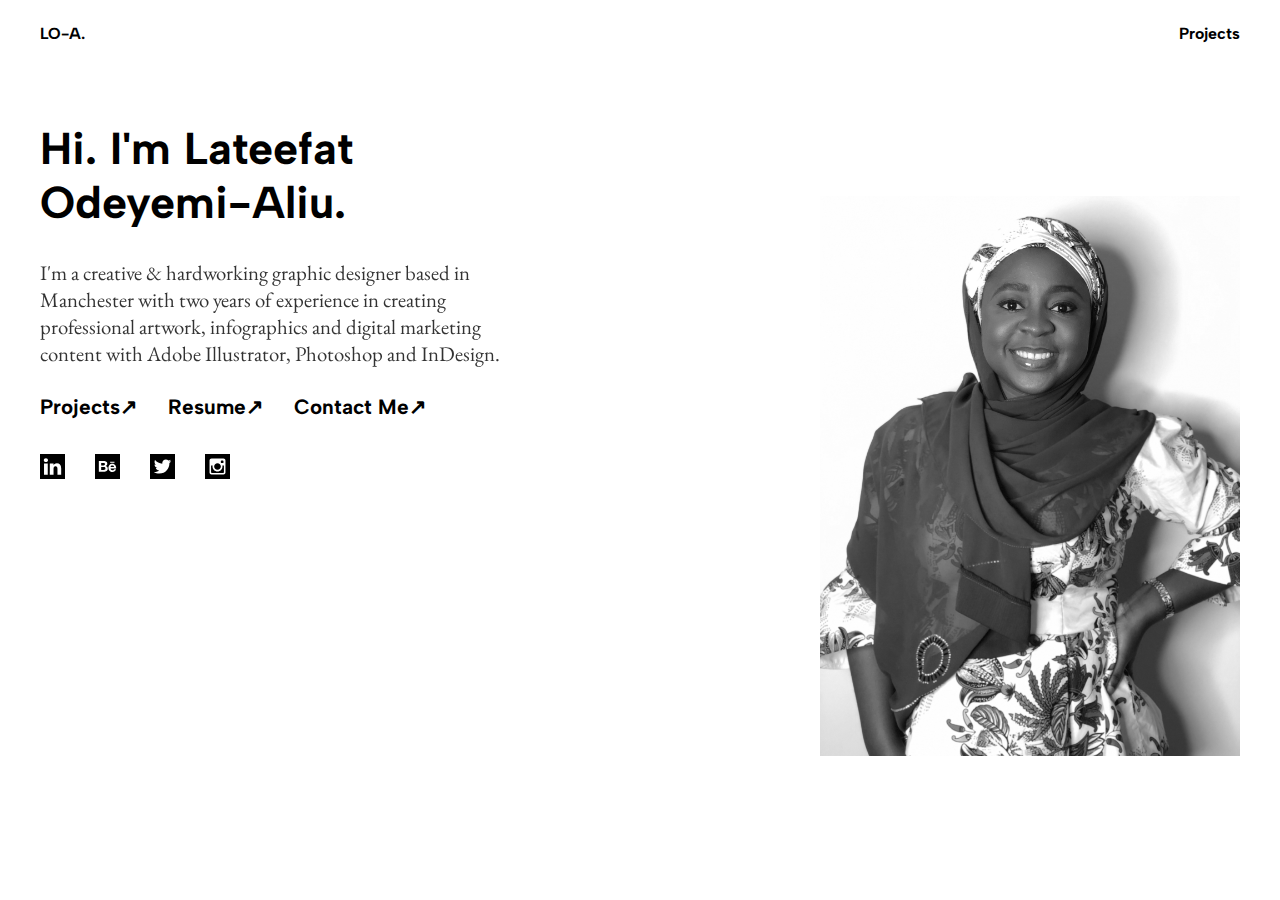
<file: index.html>
<!DOCTYPE html>
<html lang="en">
  <head>
    <meta charset="UTF-8" />
    <meta http-equiv="X-UA-Compatible" content="IE=edge" />
    <meta name="viewport" content="width=device-width, initial-scale=1.0" />
    <meta name="author" content="Adeleye Temiloluwa" />
    <title>Lateefat Odeyemi-Aliu Portfolio</title>
    <link rel="stylesheet" href="css/home.css" />
    <link rel="icon" href="lo-a-removebg-preview.png" type="image/icon type">

  </head>
  <body>
    <nav class="nav">
      <a href="home.html" class="navlink">LO-A.</a>
      <a href="html/portfolio.html" class="navlink">Projects</a>
    </nav>
    <div class="wrapper">
      <main class="main-content">
        <div>
          <h1>Hi. I'm Lateefat Odeyemi-Aliu.</h1>
          <h2>
            I'm a creative & hardworking graphic designer based in Manchester
            with two years of experience in creating professional artwork,
            infographics and digital marketing content with Adobe Illustrator,
            Photoshop and InDesign.
          </h2>
          <div class="buttons">
            <a href="html/portfolio.html">Projects&#8599;</a>
            <a href="https://drive.google.com/file/d/1Wfmd6hoEF1s5RctdtAm04kOxHUKvwQ-0/view"  target="_blank" >Resume&#8599;</a>
            <a href="mailto:latifah.odeyemi@gmail.com">Contact Me&#8599;</a>
          </div>
          <div class="socials">
            <a title="LinkedIn Profile" href="https://www.linkedin.com/in/odeyemi-aliu-lateefat-8801a2197"
              ><img src="linkedin-logo-svgrepo-com (2).svg" alt="LinkedIn Profile"
            /></a>
            <a title="Behance Profile" href="https://www.behance.net/odeyemilateefat"
              ><img src="behance-svgrepo-com (3).svg" alt="Behance Profile"
            /></a>
            <a title="Twitter Profile" href="https://www.twitter.com/_mo_lateefah_"
              ><img src="twitter-svgrepo-com (2).svg" alt="Twitter Profile"
            /></a>
            <a title="Instagram Profile" href="https://instagram.com/tifa_diva?igshid=YmMyMTA2M2Y"
              ><img
                src="instagram-svgrepo-com (1).svg"
                alt="Instagram Profile"
            /></a>
          </div>
        </div>
        <img src="images/IMG_7354.jpg" alt="" />
      </main>
    </div>
  </body>
</html>
</file>
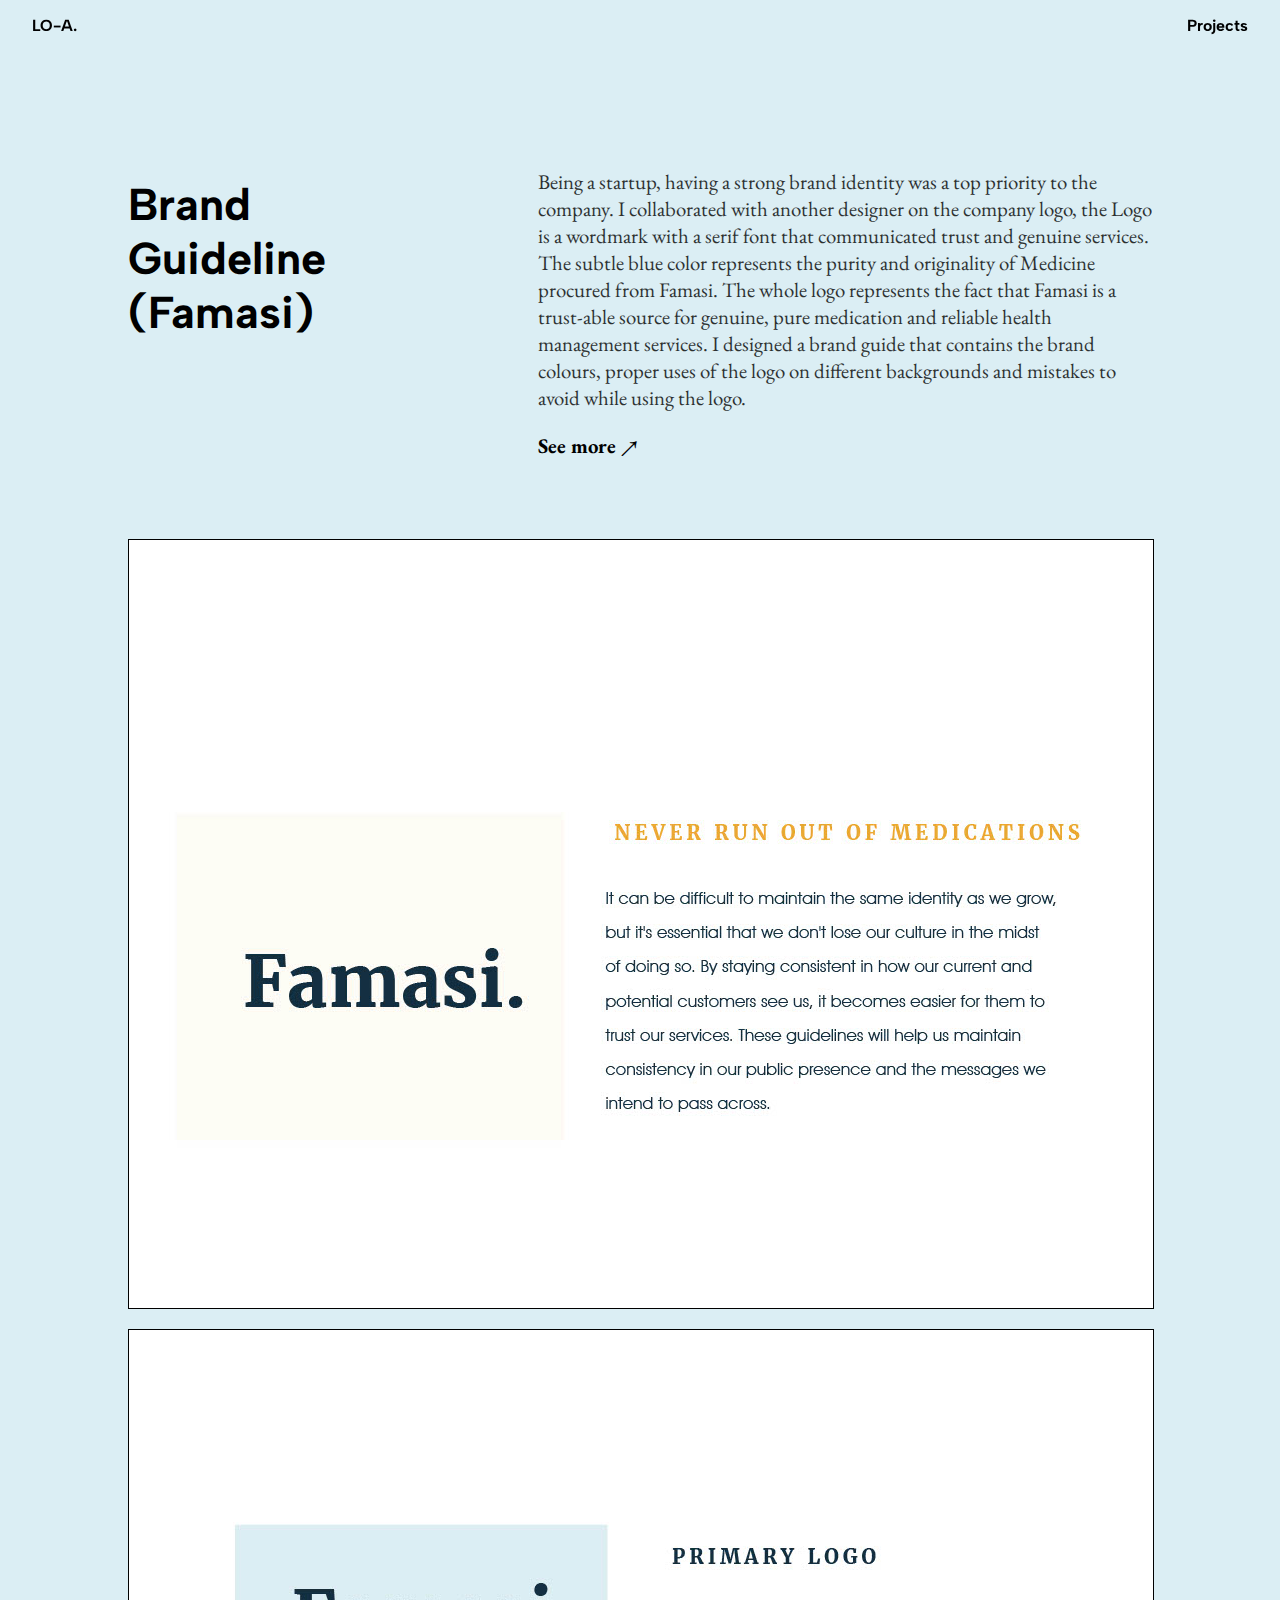
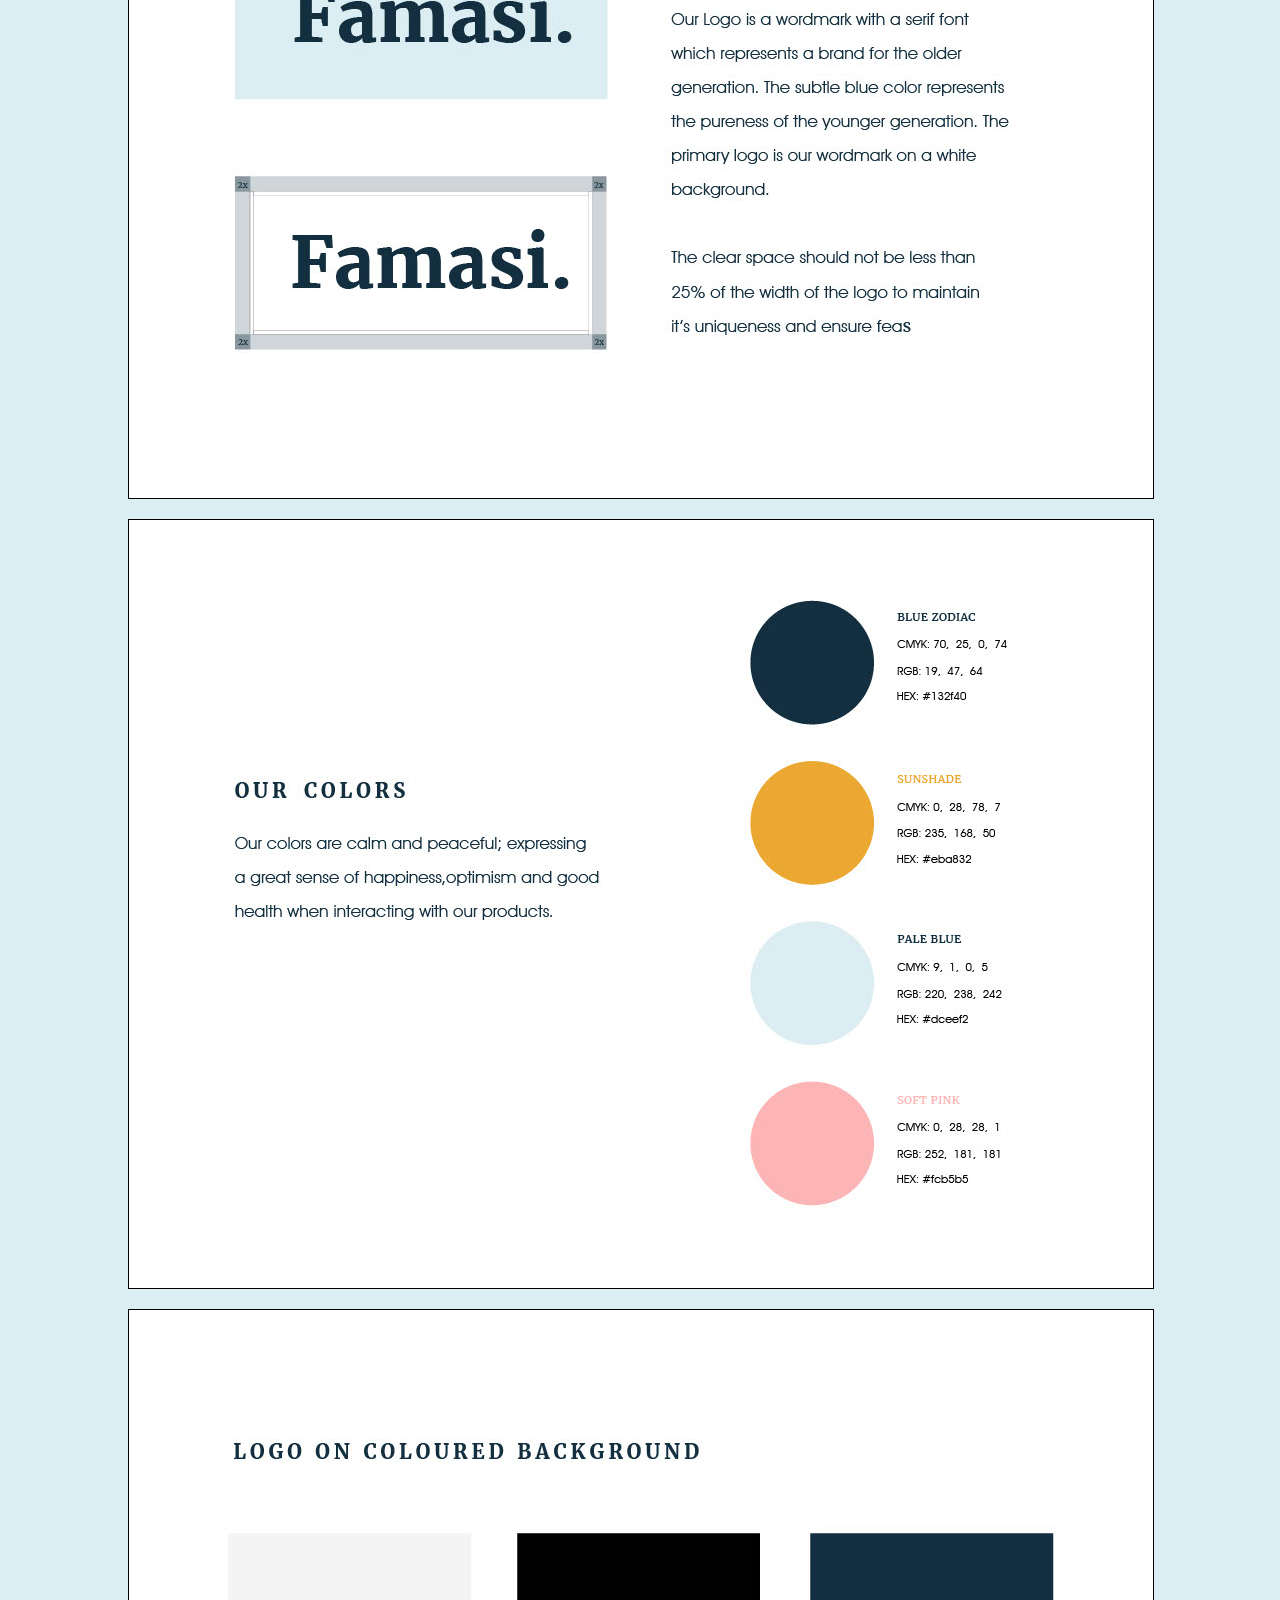
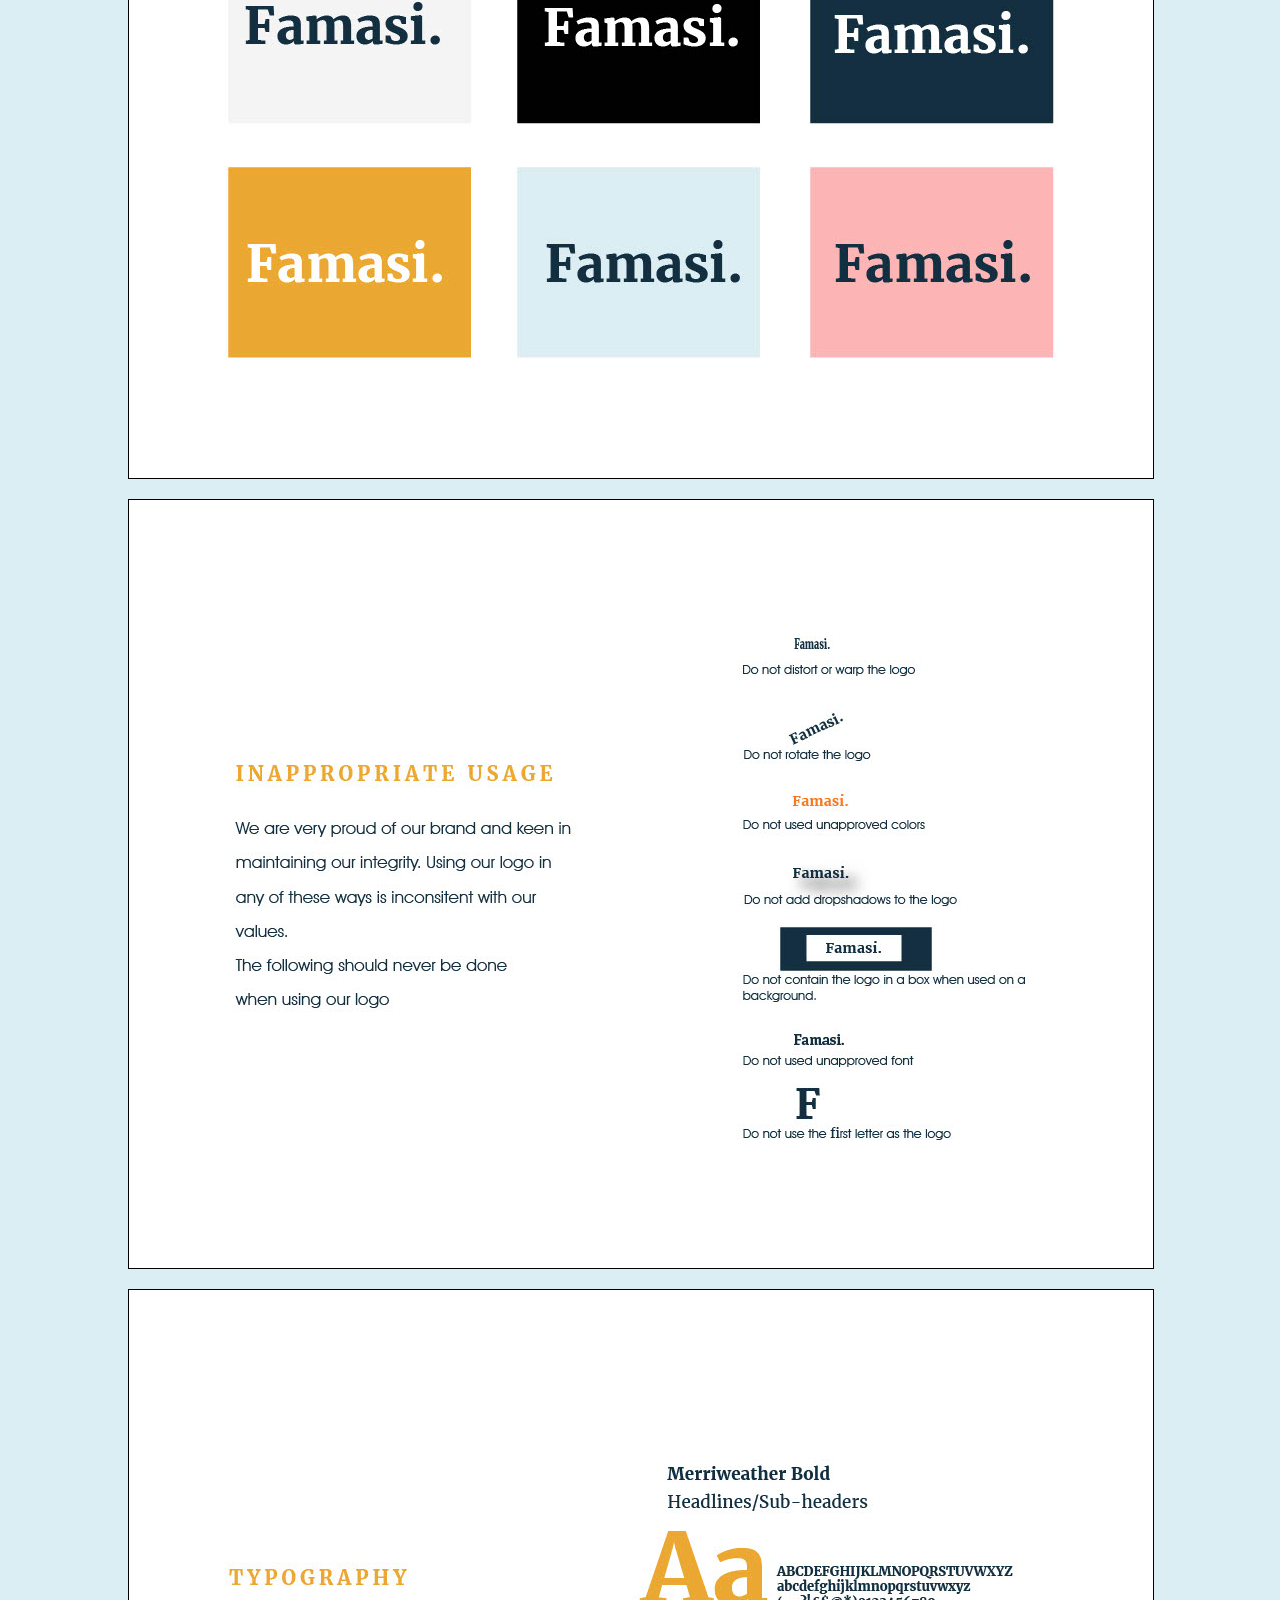
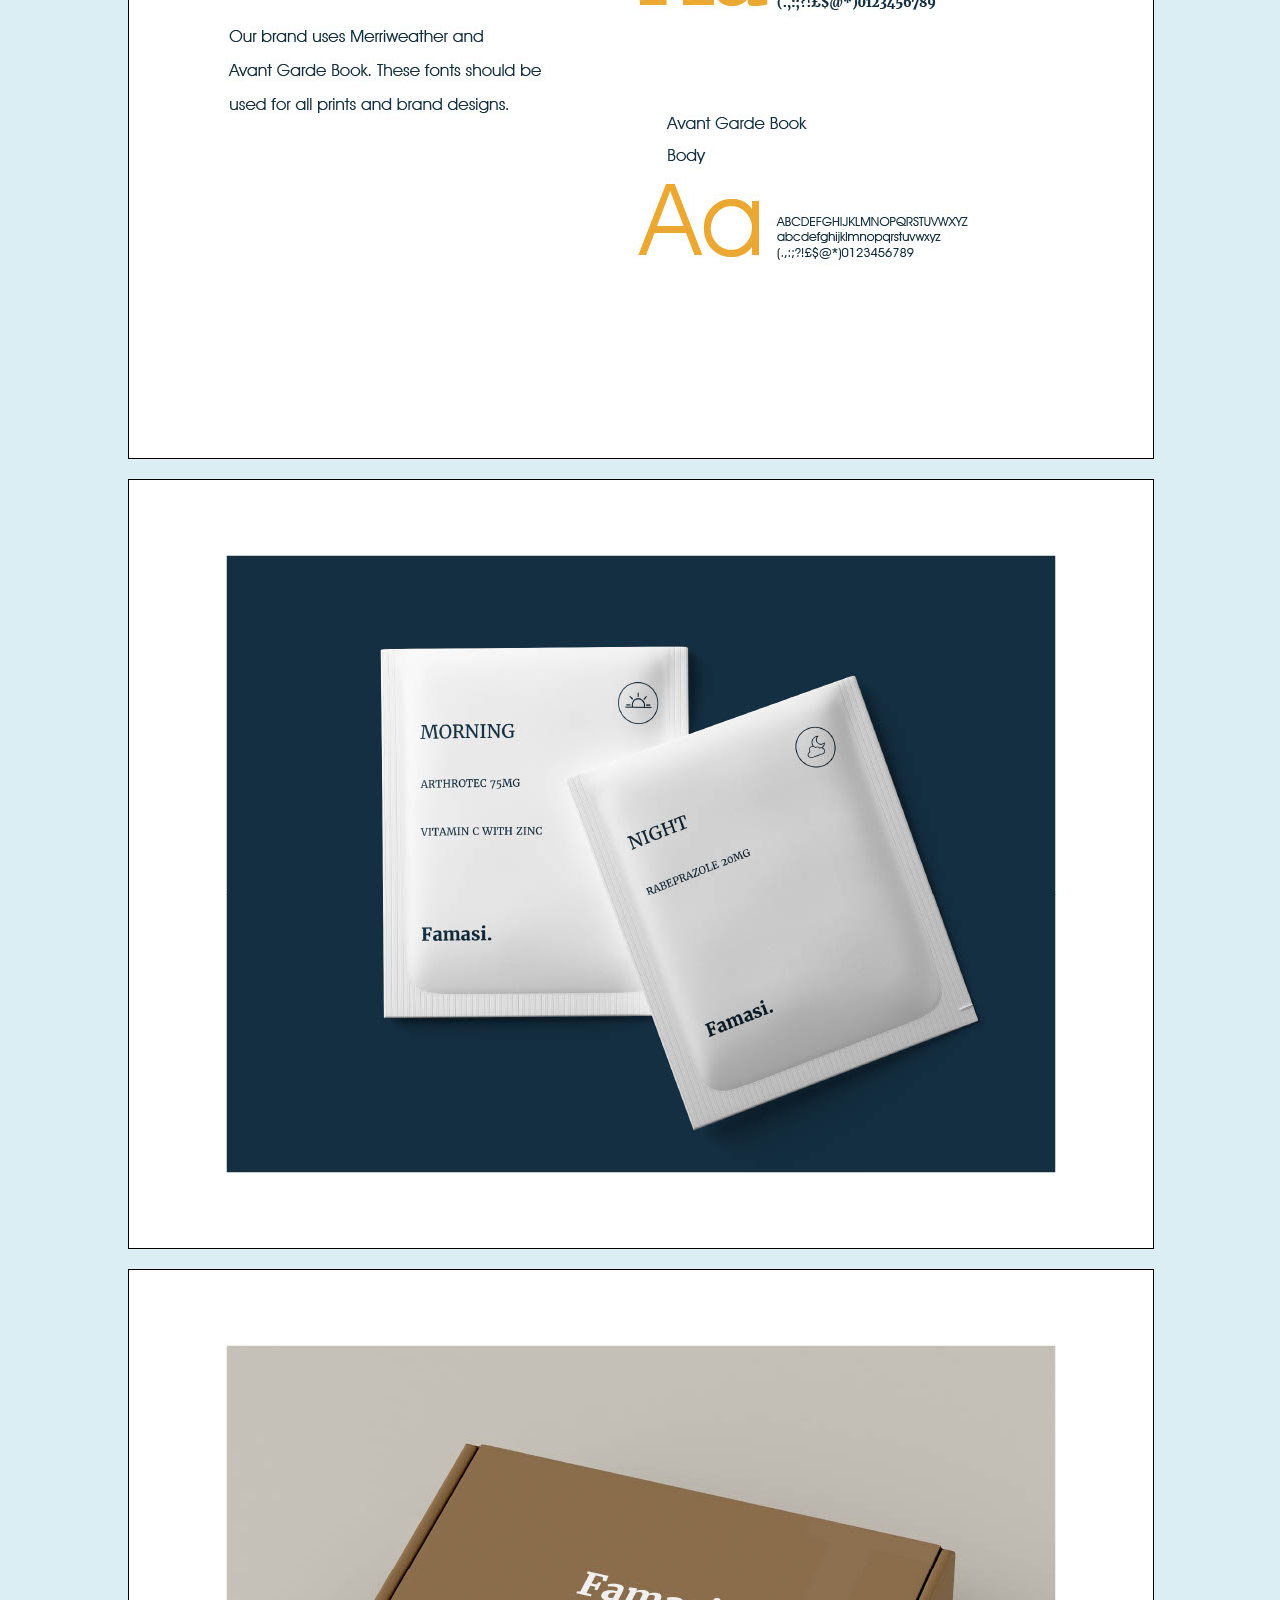
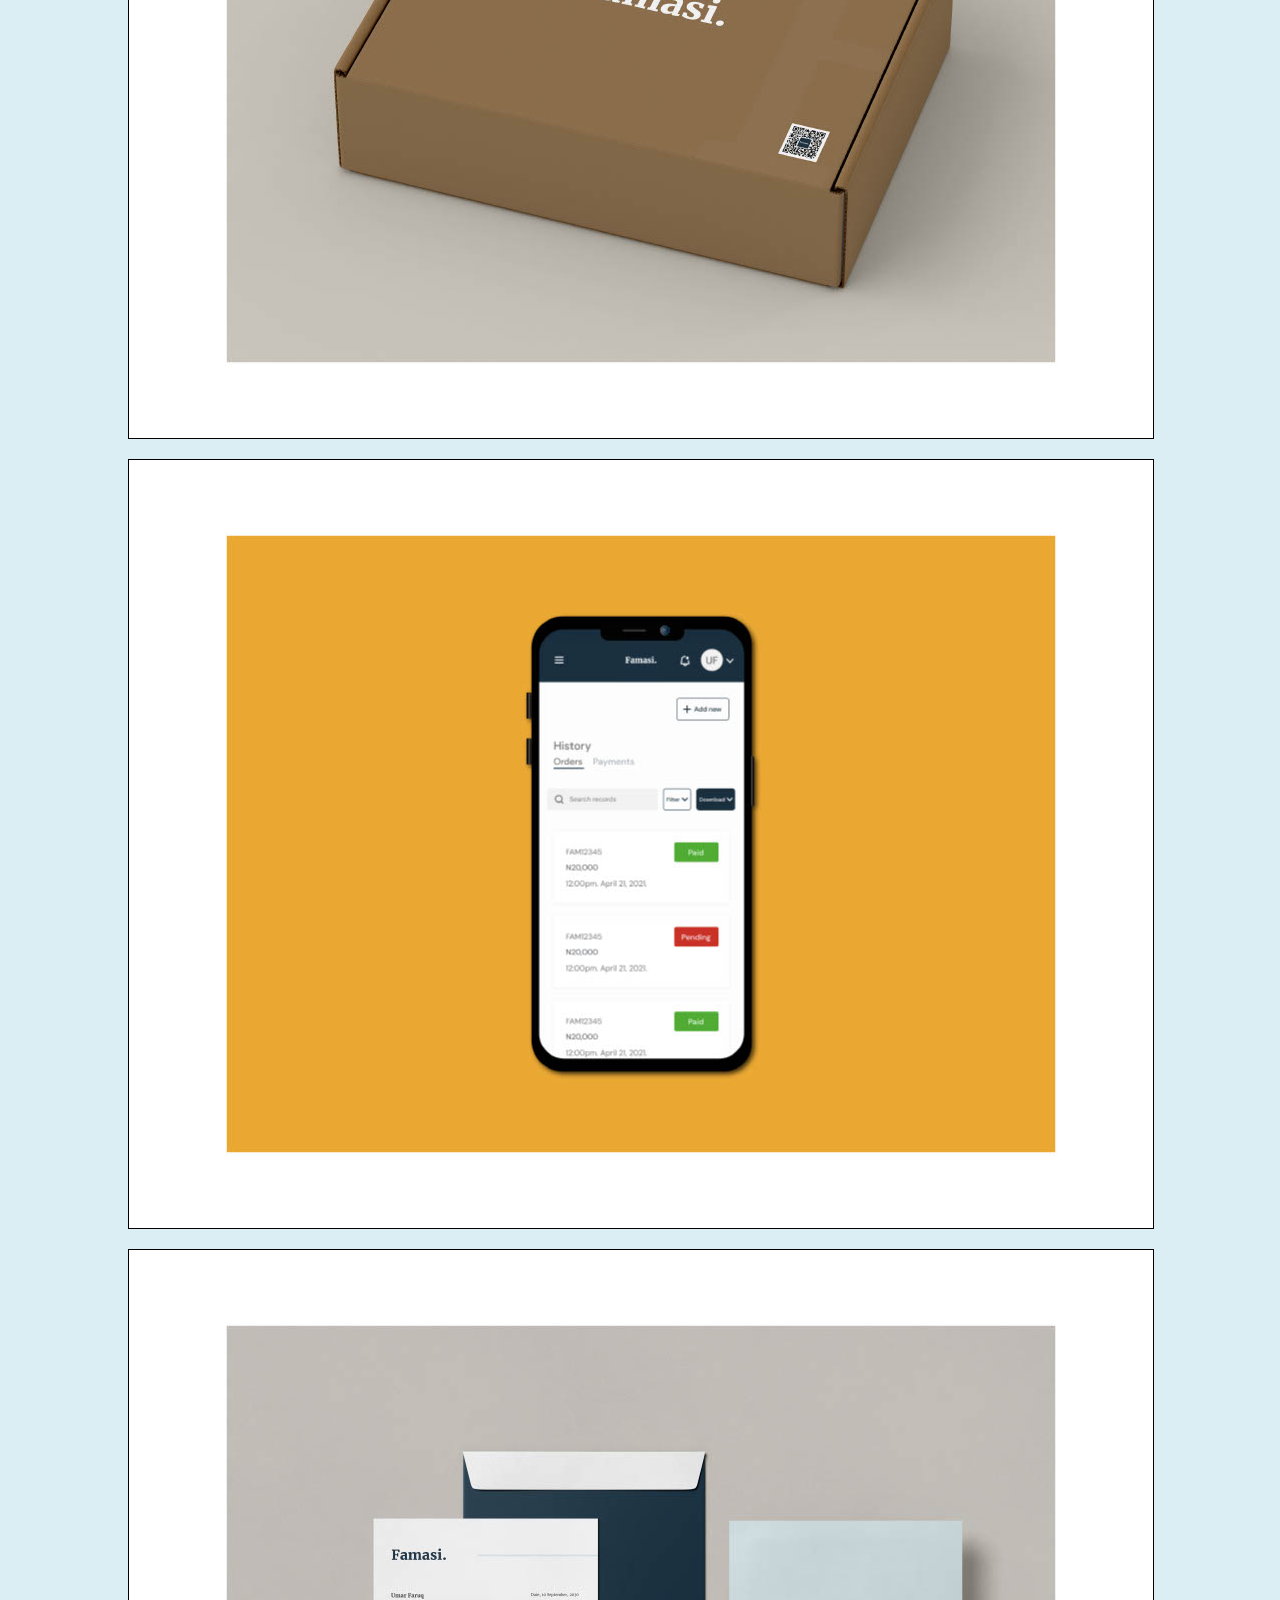
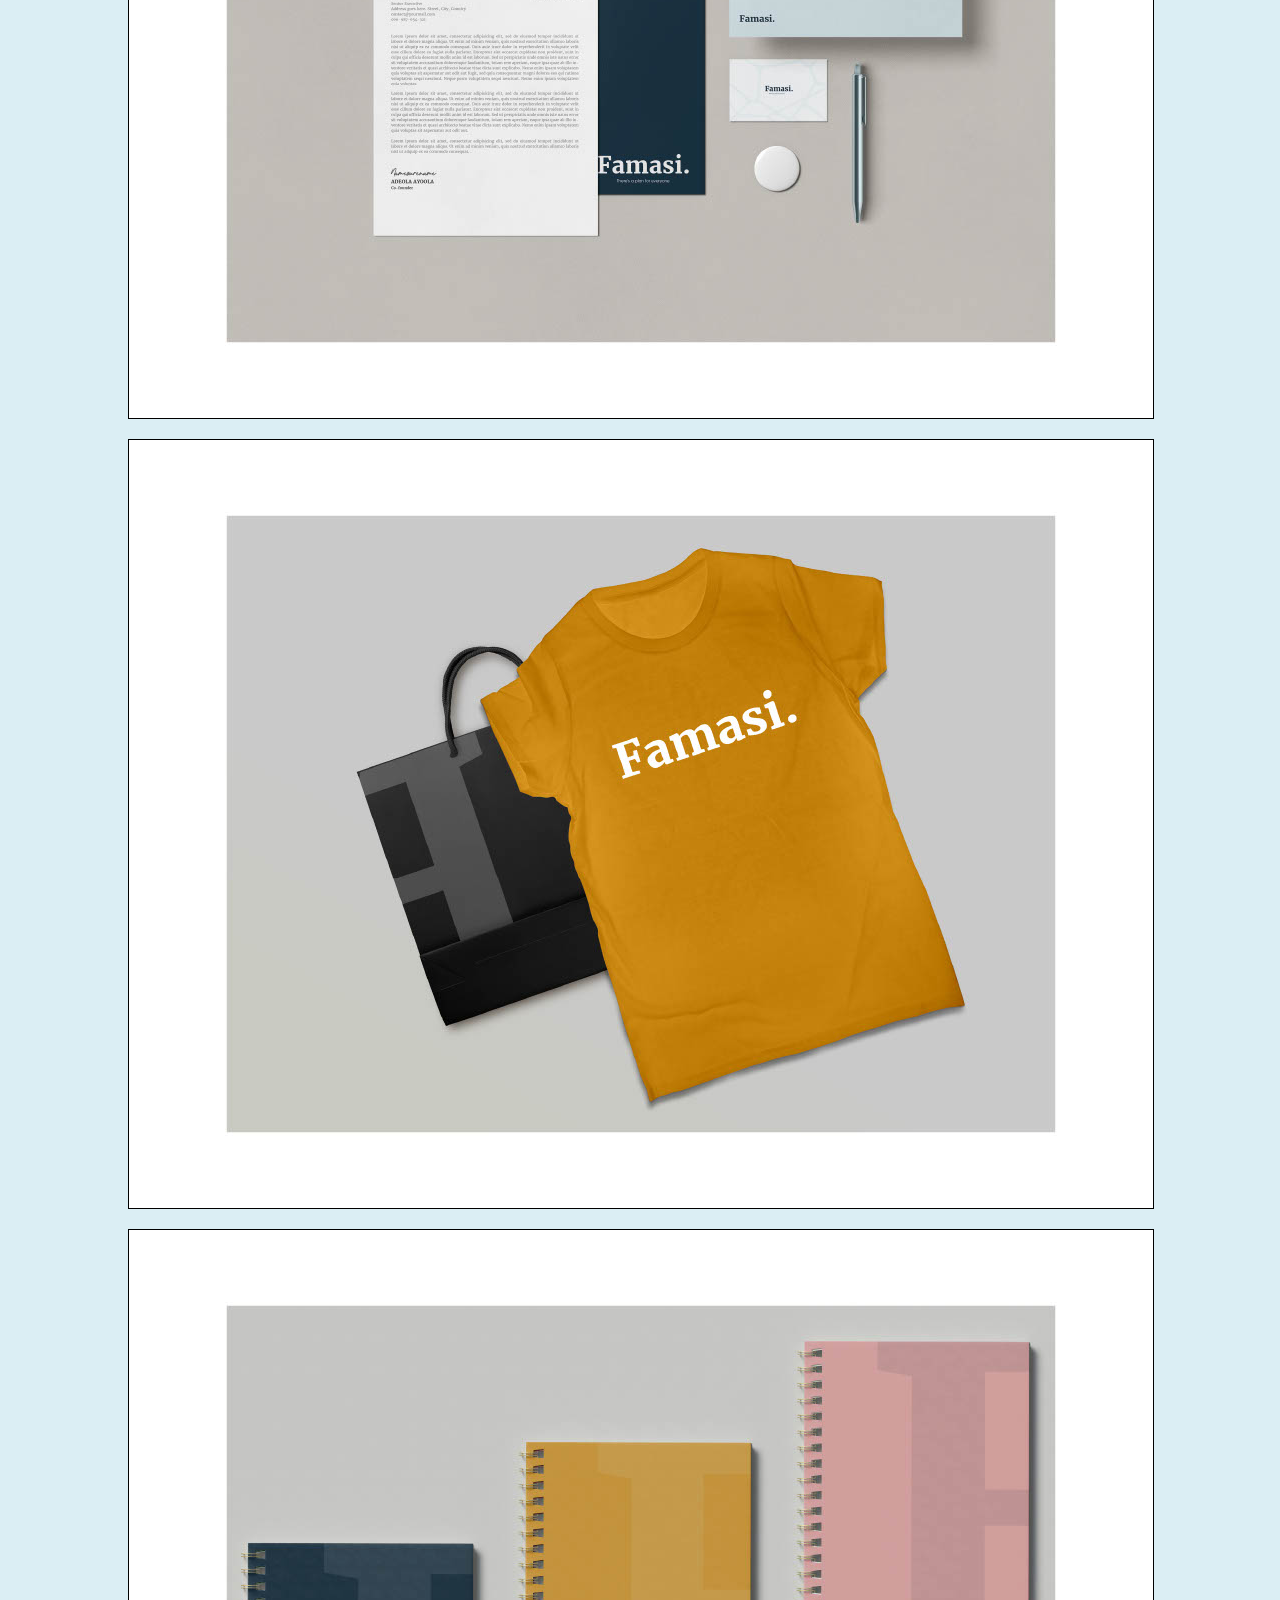
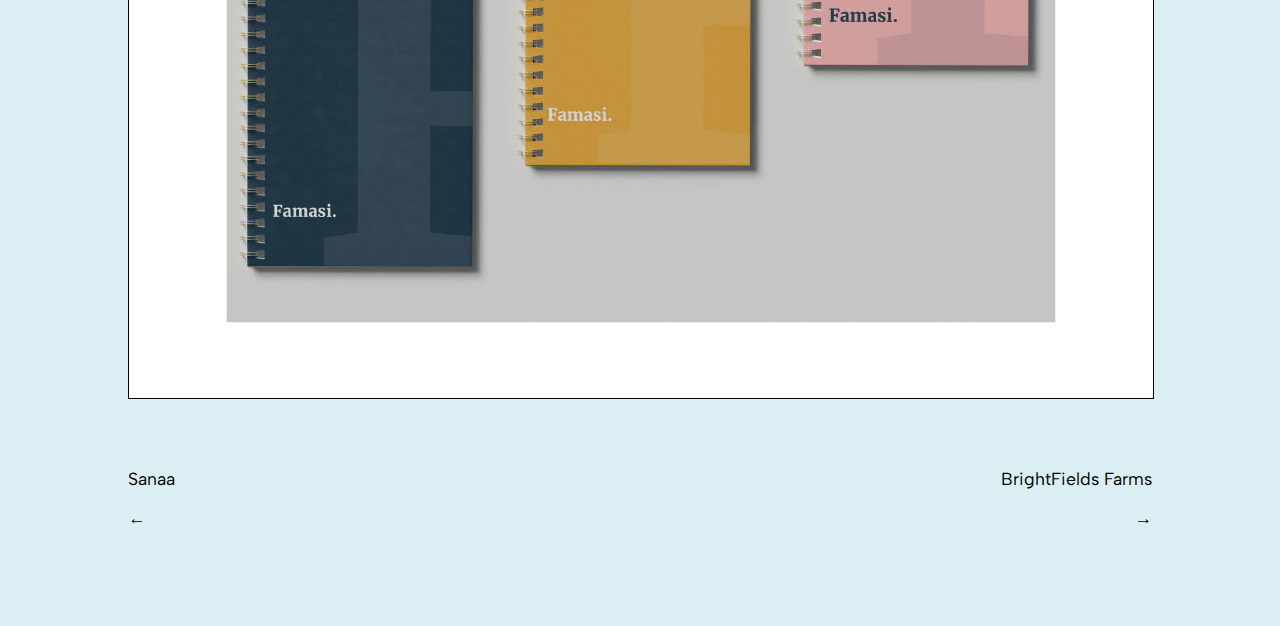
<file: html/projects/brandguidelinefamasi.html>
<!DOCTYPE html>
<html lang="en">
  <head>
    <meta charset="UTF-8" />
    <meta http-equiv="X-UA-Compatible" content="IE=edge" />
    <meta name="viewport" content="width=device-width, initial-scale=1.0" />
    <meta name="author" content="Adeleye Temiloluwa" />
    <title>Lateefat Odeyemi-Aliu: Brand Guideline (Famasi)</title>
    <link rel="stylesheet" href="../../css/project.css" />
    <style>
      body{
        background-color: #dbeef4;
      }
      .project-tile {
        color: #2d4756;
      }
    </style>
  </head>
  <body>
    <nav class="nav">
      <a href="../../index.html" class="navlink">LO-A.</a>
      <a href="../portfolio.html" class="navlink">Projects</a>
    </nav>
    <div class="wrapper">

      <div class="header">
        <h1 class="project-title fadein-title">Brand Guideline (Famasi)</h1>
        <div class="fadein-subtitle">
          <p>
            Being a startup, having a strong brand identity was a top priority
            to the company. I collaborated with another designer on the company
            logo, the Logo is a wordmark with a serif font that communicated
            trust and genuine services. The subtle blue color represents the
            purity and originality of Medicine procured from Famasi. The whole
            logo represents the fact that Famasi is a trust-able source for
            genuine, pure medication and reliable health management services. I
            designed a brand guide that contains the brand colours, proper uses
            of the logo on different backgrounds and mistakes to avoid while
            using the logo.
          </p>
          <a href="#" class="seemore-cta">See more &#8599;</a>
        </div>
      </div>

      <main class="project-img ffadein-images">
        <img src="../../images/famasi/_Brand guideline 1024_2.jpg" alt="Brand Guideline Famasi" />
        <img src="../../images/famasi/_Brand guideline 1024_3.jpg" alt="Brand Guideline Famasi" />
        <img src="../../images/famasi/_Brand guideline 1024_4.jpg" alt="Brand Guideline Famasi" />
        <img src="../../images/famasi/_Brand guideline 1024_5.jpg" alt="Brand Guideline Famasi" />
        <img src="../../images/famasi/_Brand guideline 1024_6.jpg" alt="Brand Guideline Famasi" />
        <img src="../../images/famasi/_Brand guideline 1024_7.jpg" alt="Brand Guideline Famasi" />
        <img src="../../images/famasi/_Brand guideline 1024_9.jpg" alt="Brand Guideline Famasi" />
        <img src="../../images/famasi/_Brand guideline 1024_10.jpg" alt="Brand Guideline Famasi" />
        <img src="../../images/famasi/_Brand guideline 1024_11.jpg" alt="Brand Guideline Famasi" />
        <img src="../../images/famasi/_Brand guideline 1024_12.jpg" alt="Brand Guideline Famasi" />
        <img src="../../images/famasi/_Brand guideline 1024_13.jpg" alt="Brand Guideline Famasi" />
        <img src="../../images/famasi/_Brand guideline 1024_14.jpg" alt="Brand Guideline Famasi" />
      </main>
      <div class="cta-next">
        <a class="a-left" href="sanaa.html">
          <p>Sanaa</p>
          <p>&#8592; </p>
        </a>
        <a href="brightfield.html">
          <p>BrightFields Farms</p>
          <p> &#8594;</p>
        </a>
      </div>
    </div>
  </body>
</html>
</file>
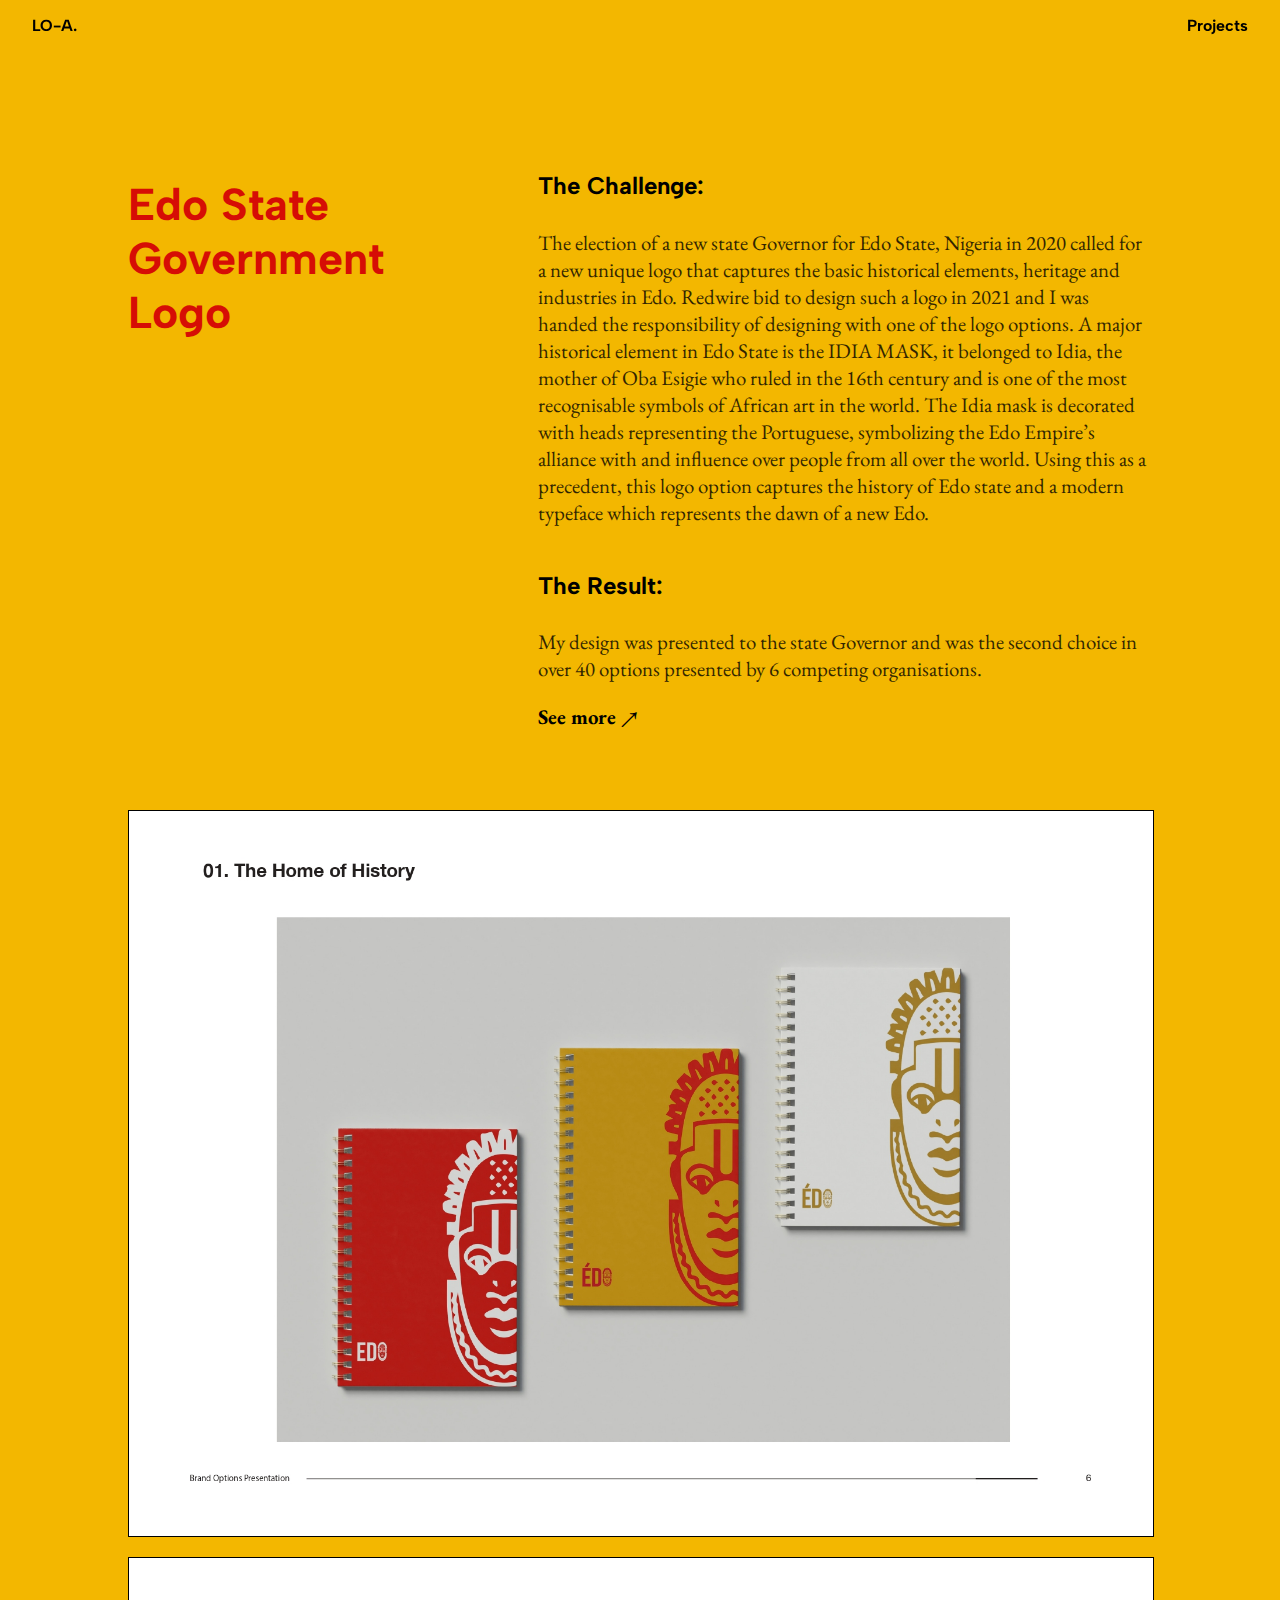
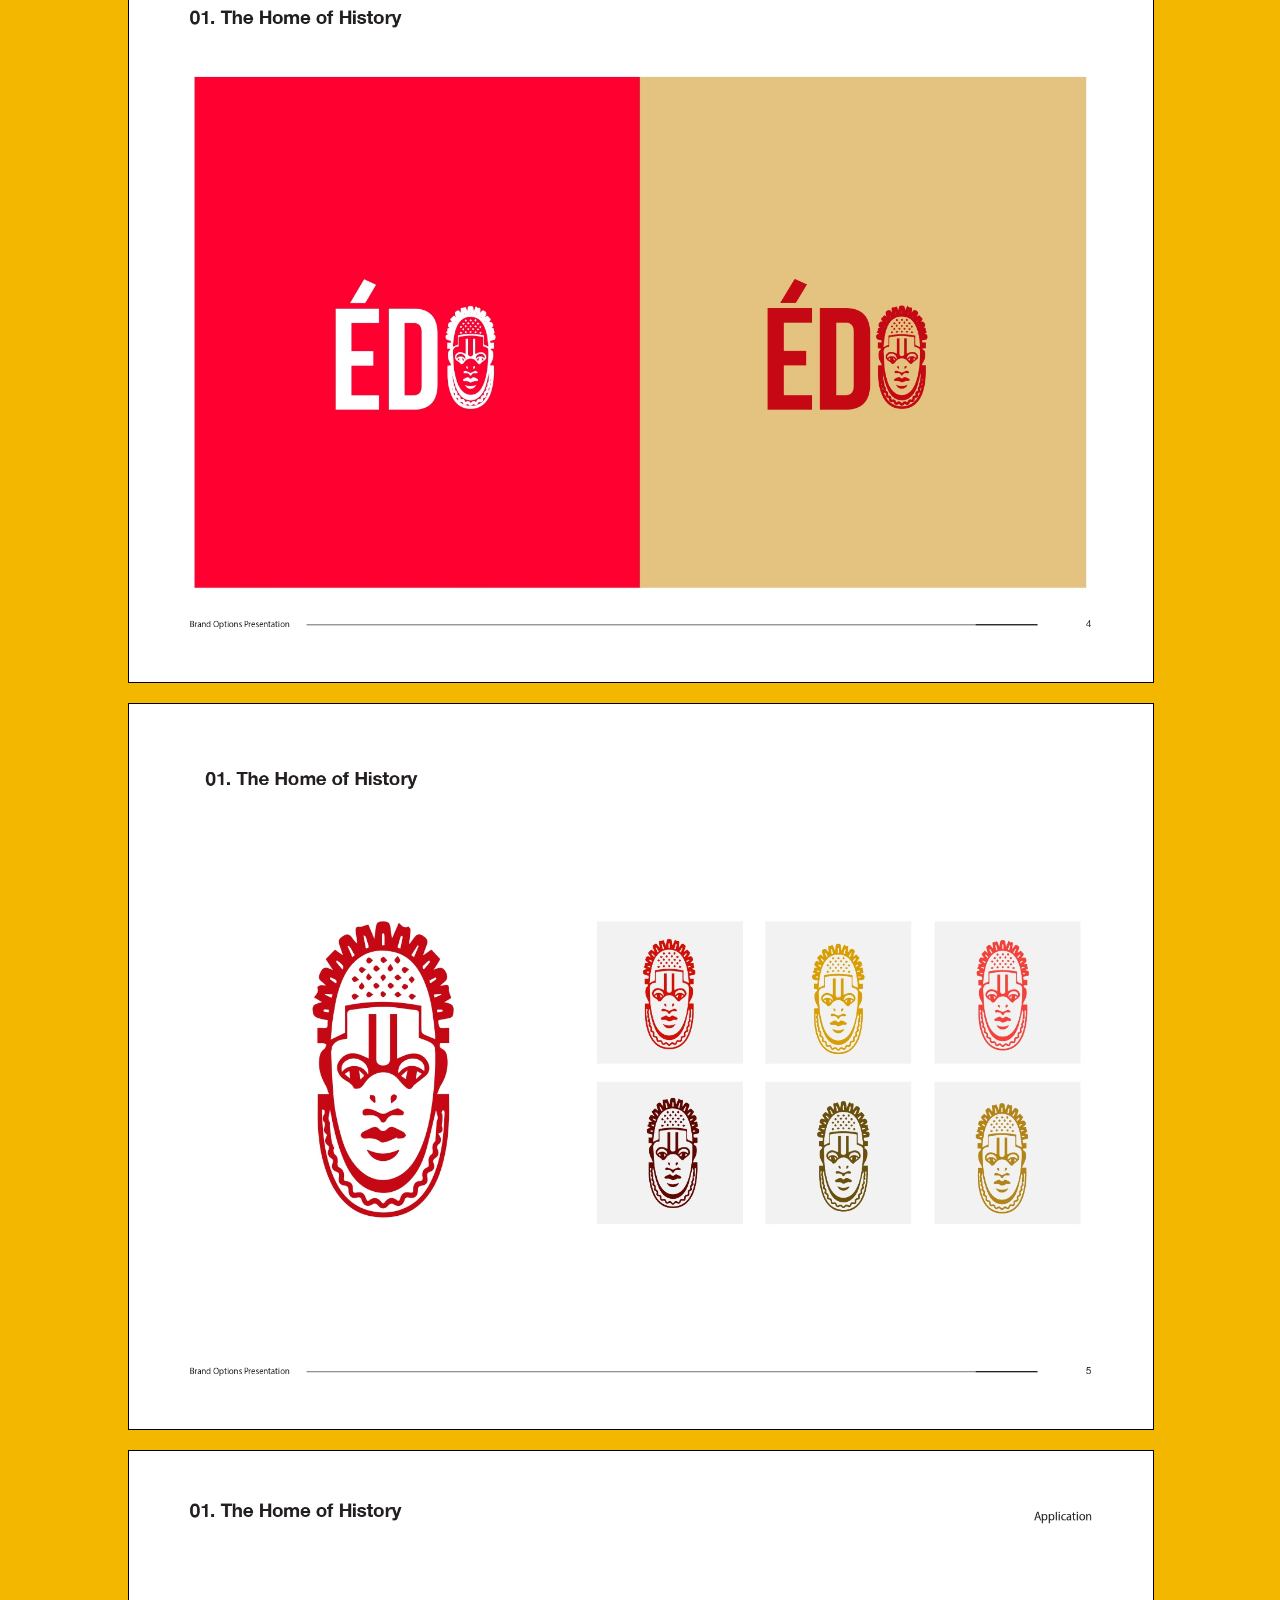
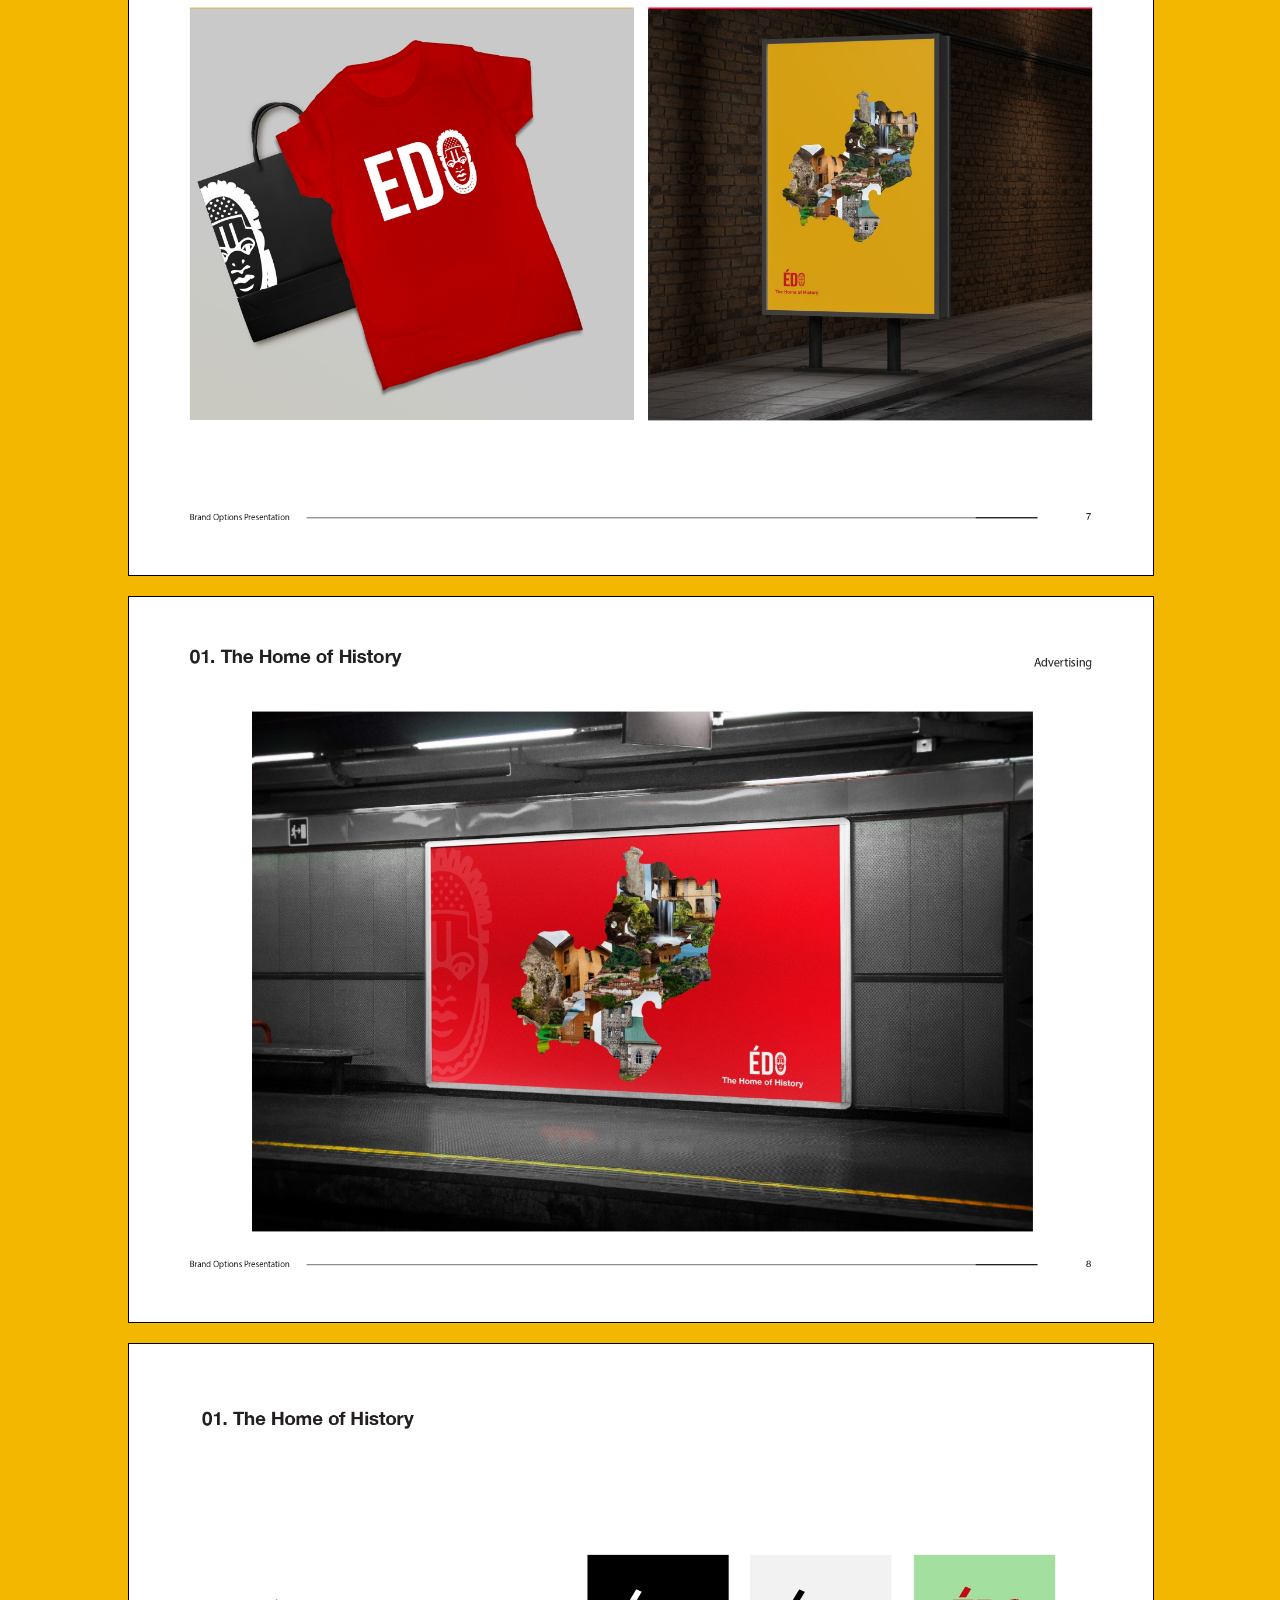
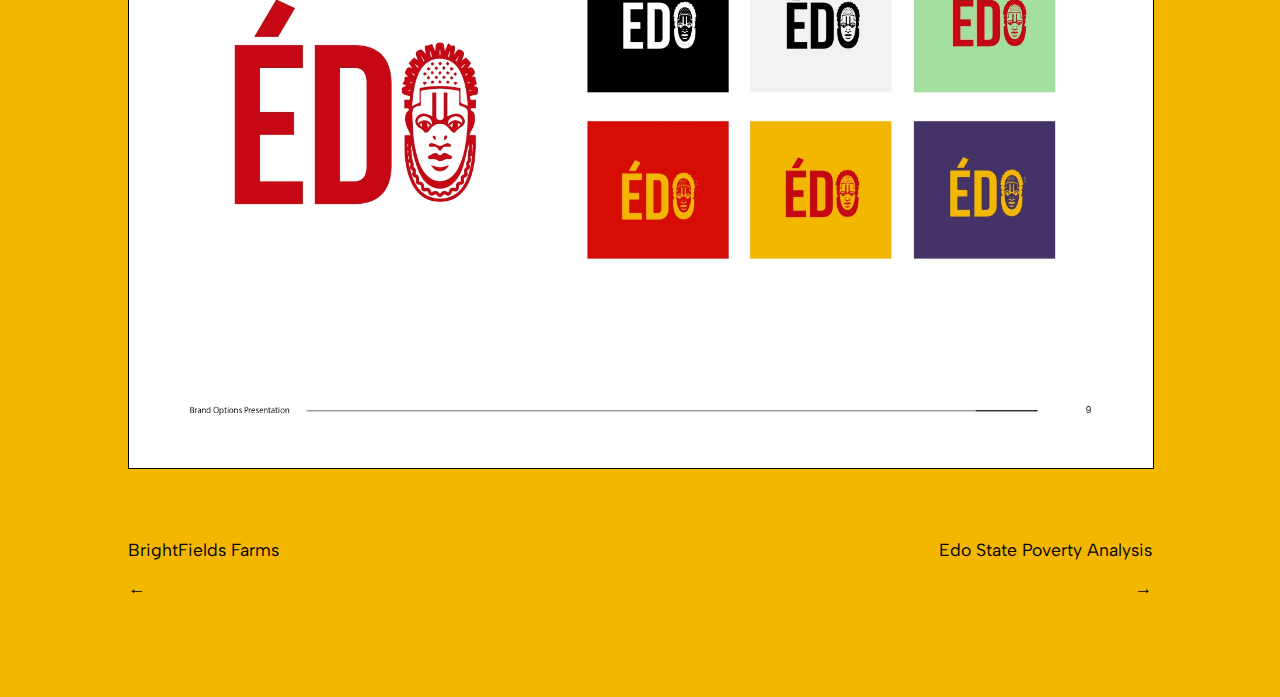
<file: html/projects/edsglogo.html>
<!DOCTYPE html>
<html lang="en">
  <head>
    <meta charset="UTF-8" />
    <meta http-equiv="X-UA-Compatible" content="IE=edge" />
    <meta name="viewport" content="width=device-width, initial-scale=1.0" />
    <meta name="author" content="Adeleye Temiloluwa" />
    <title>Lateefat Odeyemi-Aliu: Edo State Government Logo</title>
    <link rel="stylesheet" href="../../css/project.css" />
    <style>
      .project-title {
        color: #d60d05;
        width: fit-content;
      }

      body{
        background-color: #F3B700;
      }
    </style>
  </head>
  <body>
    <nav class="nav">
      <a href="../../index.html" class="navlink">LO-A.</a>
      <a href="../portfolio.html" class="navlink">Projects</a>
    </nav>
    <div class="wrapper">
      <div class="header">
        <h1 class="project-title fadein-title">Edo State Government Logo</h1>
        <div class="fadein-subtitle">
          <h3>The Challenge:</h3>
          <p>
            The election of a new state Governor for Edo State, Nigeria in 2020
            called for a new unique logo that captures the basic historical
            elements, heritage and industries in Edo. Redwire bid to design such
            a logo in 2021 and I was handed the responsibility of designing with
            one of the logo options. A major historical element in Edo State is
            the IDIA MASK, it belonged to Idia, the mother of Oba Esigie who
            ruled in the 16th century and is one of the most recognisable
            symbols of African art in the world. The Idia mask is decorated with
            heads representing the Portuguese, symbolizing the Edo Empire’s
            alliance with and influence over people from all over the world.
            Using this as a precedent, this logo option captures the history of
            Edo state and a modern typeface which represents the dawn of a new
            Edo.
          </p>

          <h3>The Result:</h3>
          <p>
            My design was presented to the state Governor and was the second
            choice in over 40 options presented by 6 competing organisations.
          </p>
          <a href="#" class="seemore-cta">See more &#8599;</a>
        </div>
      </div>

      <main class="project-img fadein-images">
        <img
          src="../../images/edsg/EDSG Brand Option_Lateefat_page-0006.jpg"
          alt="Edo State Government Logo Images"
        />
        <img
          src="../../images/edsg/EDSG Brand Option_Lateefat_page-0004.jpg"
          alt="Edo State Government Logo Images"
        />
        <img
          src="../../images/edsg/EDSG Brand Option_Lateefat_page-0005.jpg"
          alt="Edo State Government Logo Images"
        />

        <img
          src="../../images/edsg/EDSG Brand Option_Lateefat_page-0007.jpg"
          alt="Edo State Government Logo Images"
        />
        <img
          src="../../images/edsg/EDSG Brand Option_Lateefat_page-0008.jpg"
          alt="Edo State Government Logo Images"
        />
        <img
          src="../../images/edsg/EDSG Brand Option_Lateefat_page-0009.jpg"
          alt="Edo State Government Logo Images"
        />
      </main>
      <div class="cta-next">
        <a class="a-left" href="brightfield.html">
          <p>BrightFields Farms</p>
          <p>&#8592; </p>
        </a>
        <a href="edsgpoverty.html">
          <p>Edo State Poverty Analysis</p>
          <p> &#8594;</p>
        </a>
      </div>
    </div>
  </body>
</html>
</file>
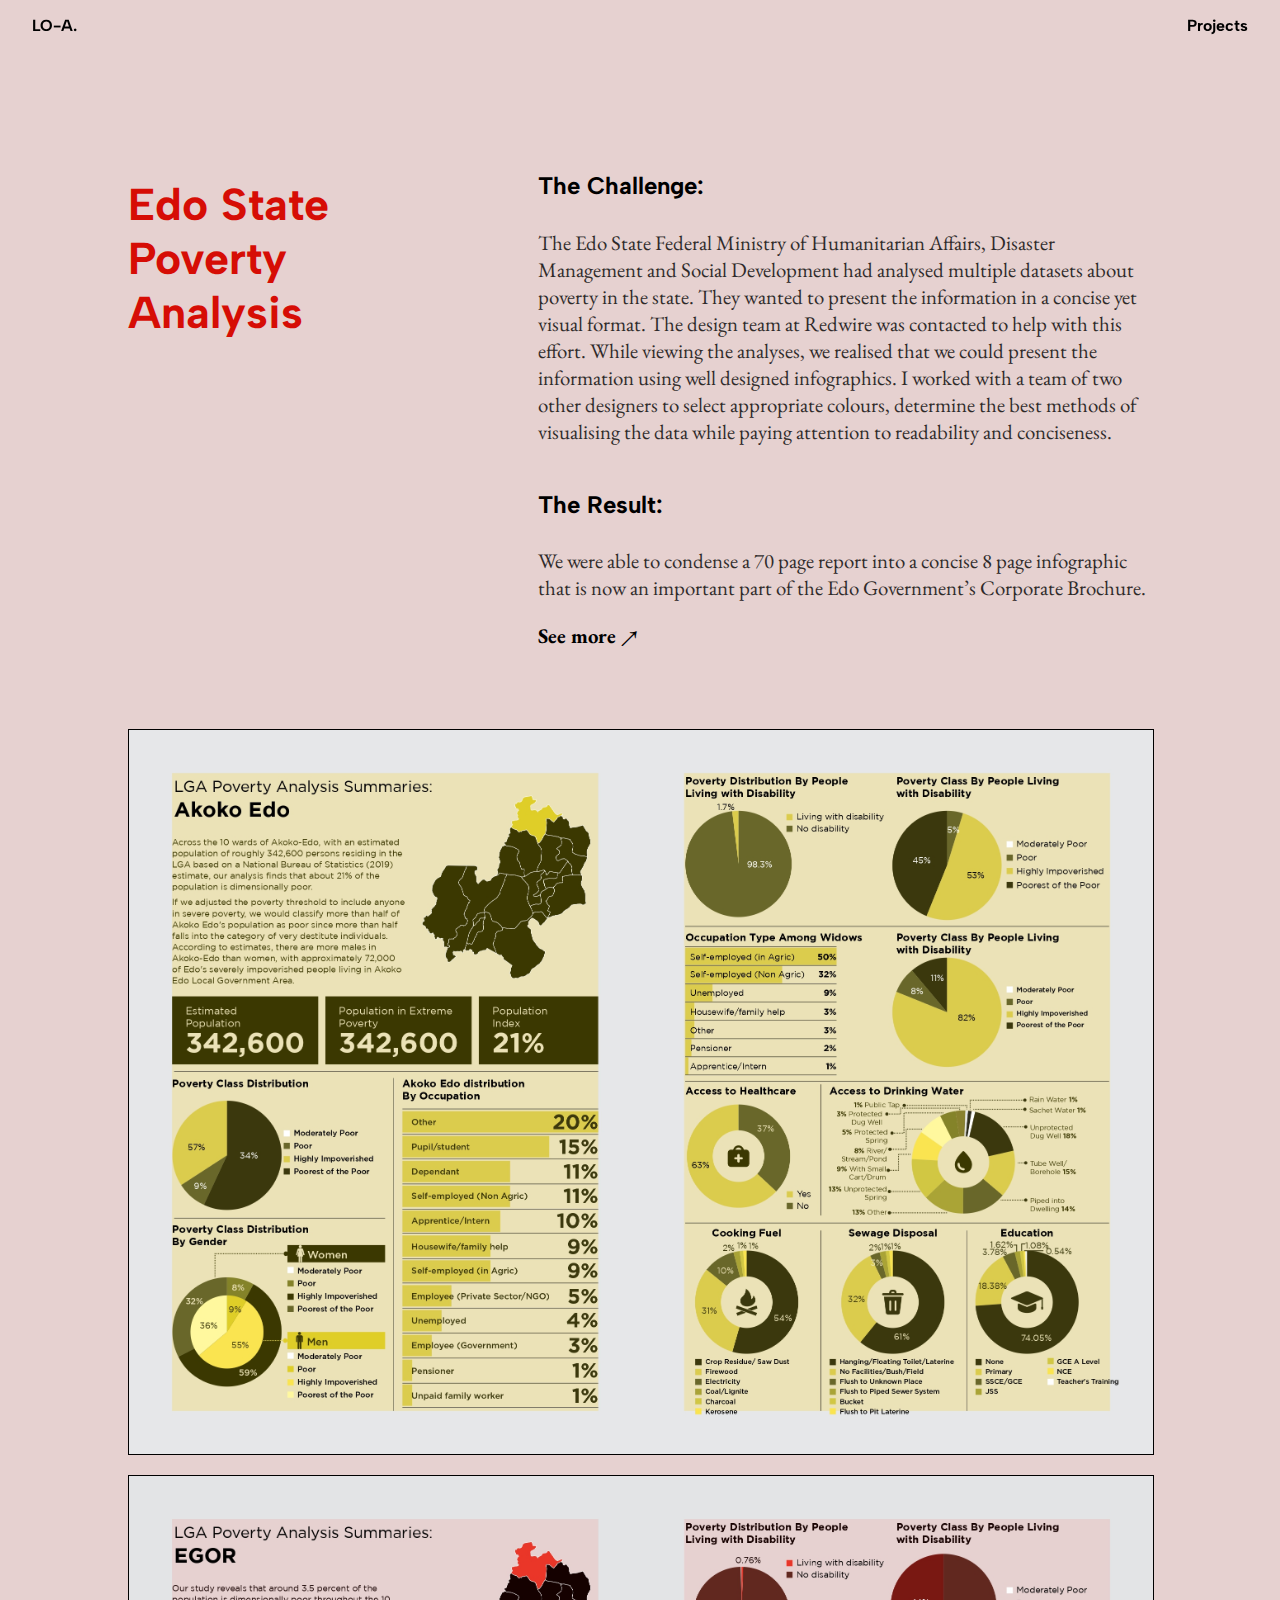
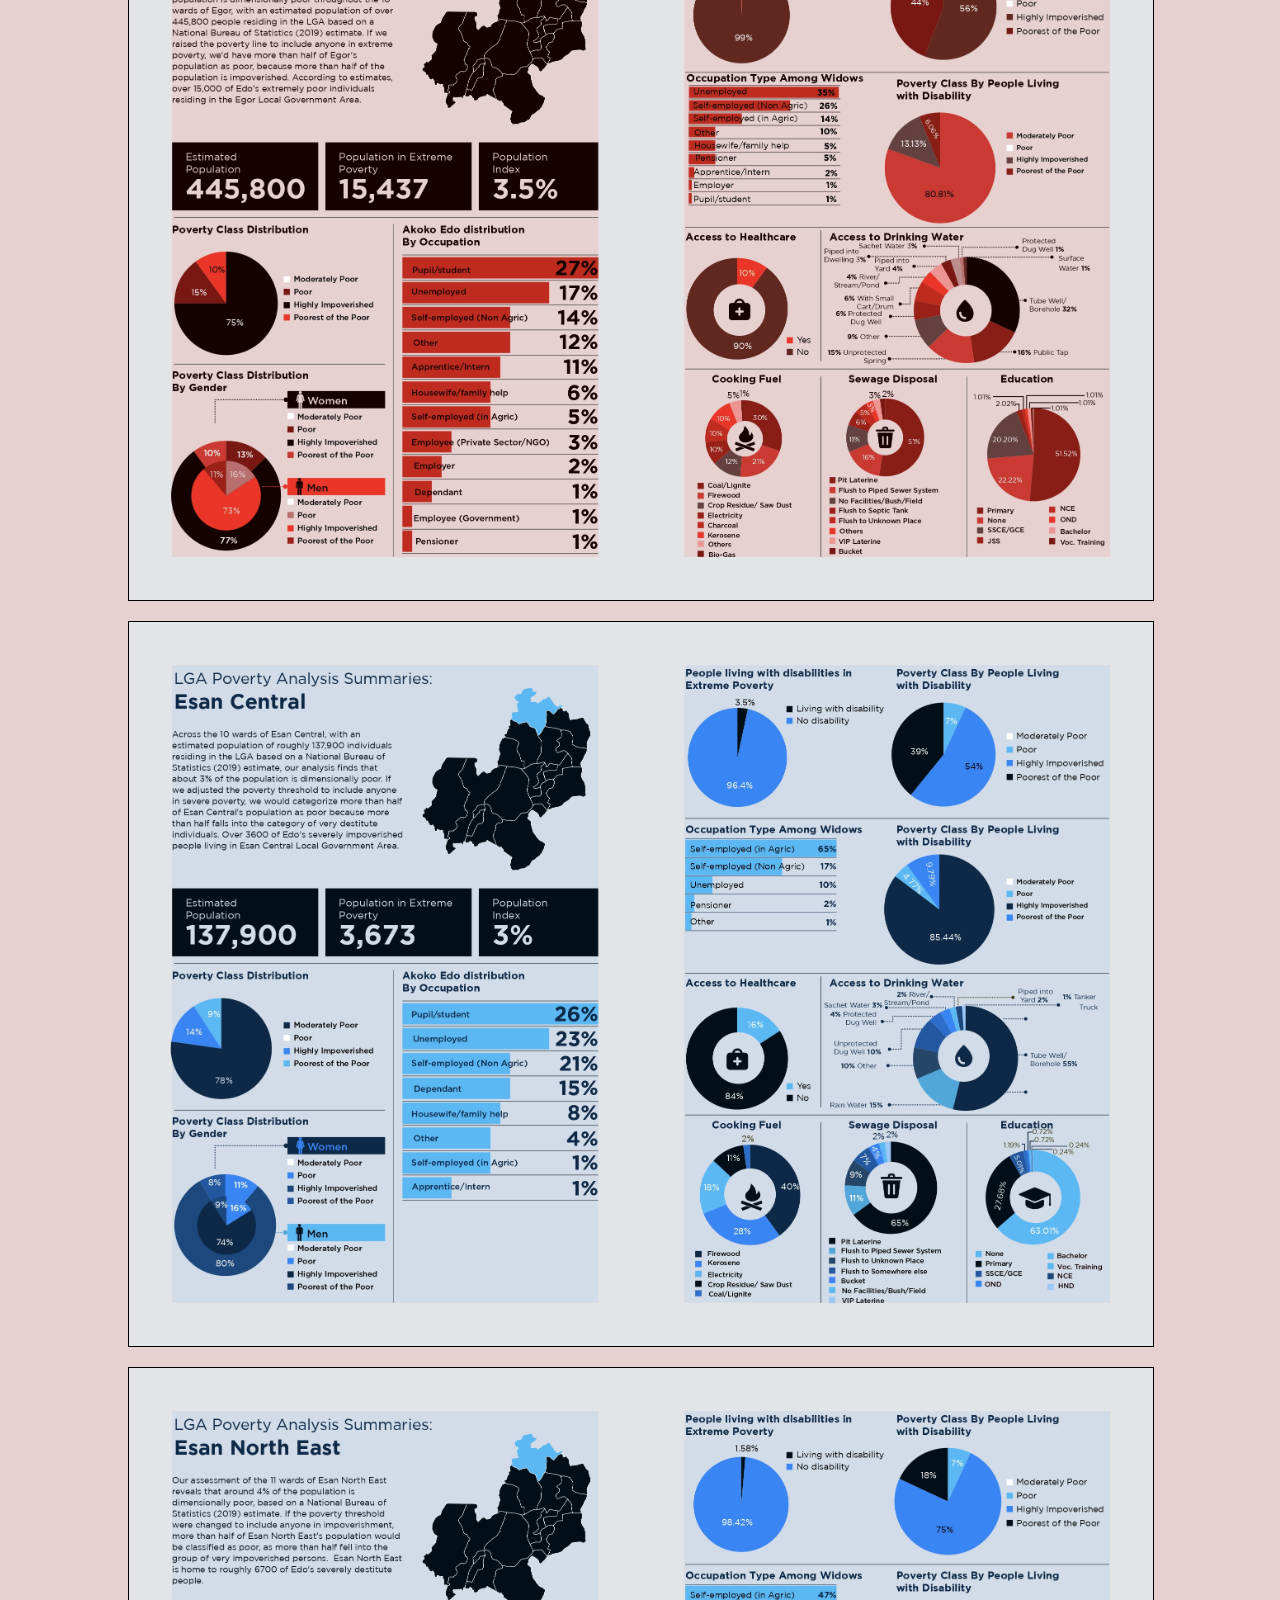
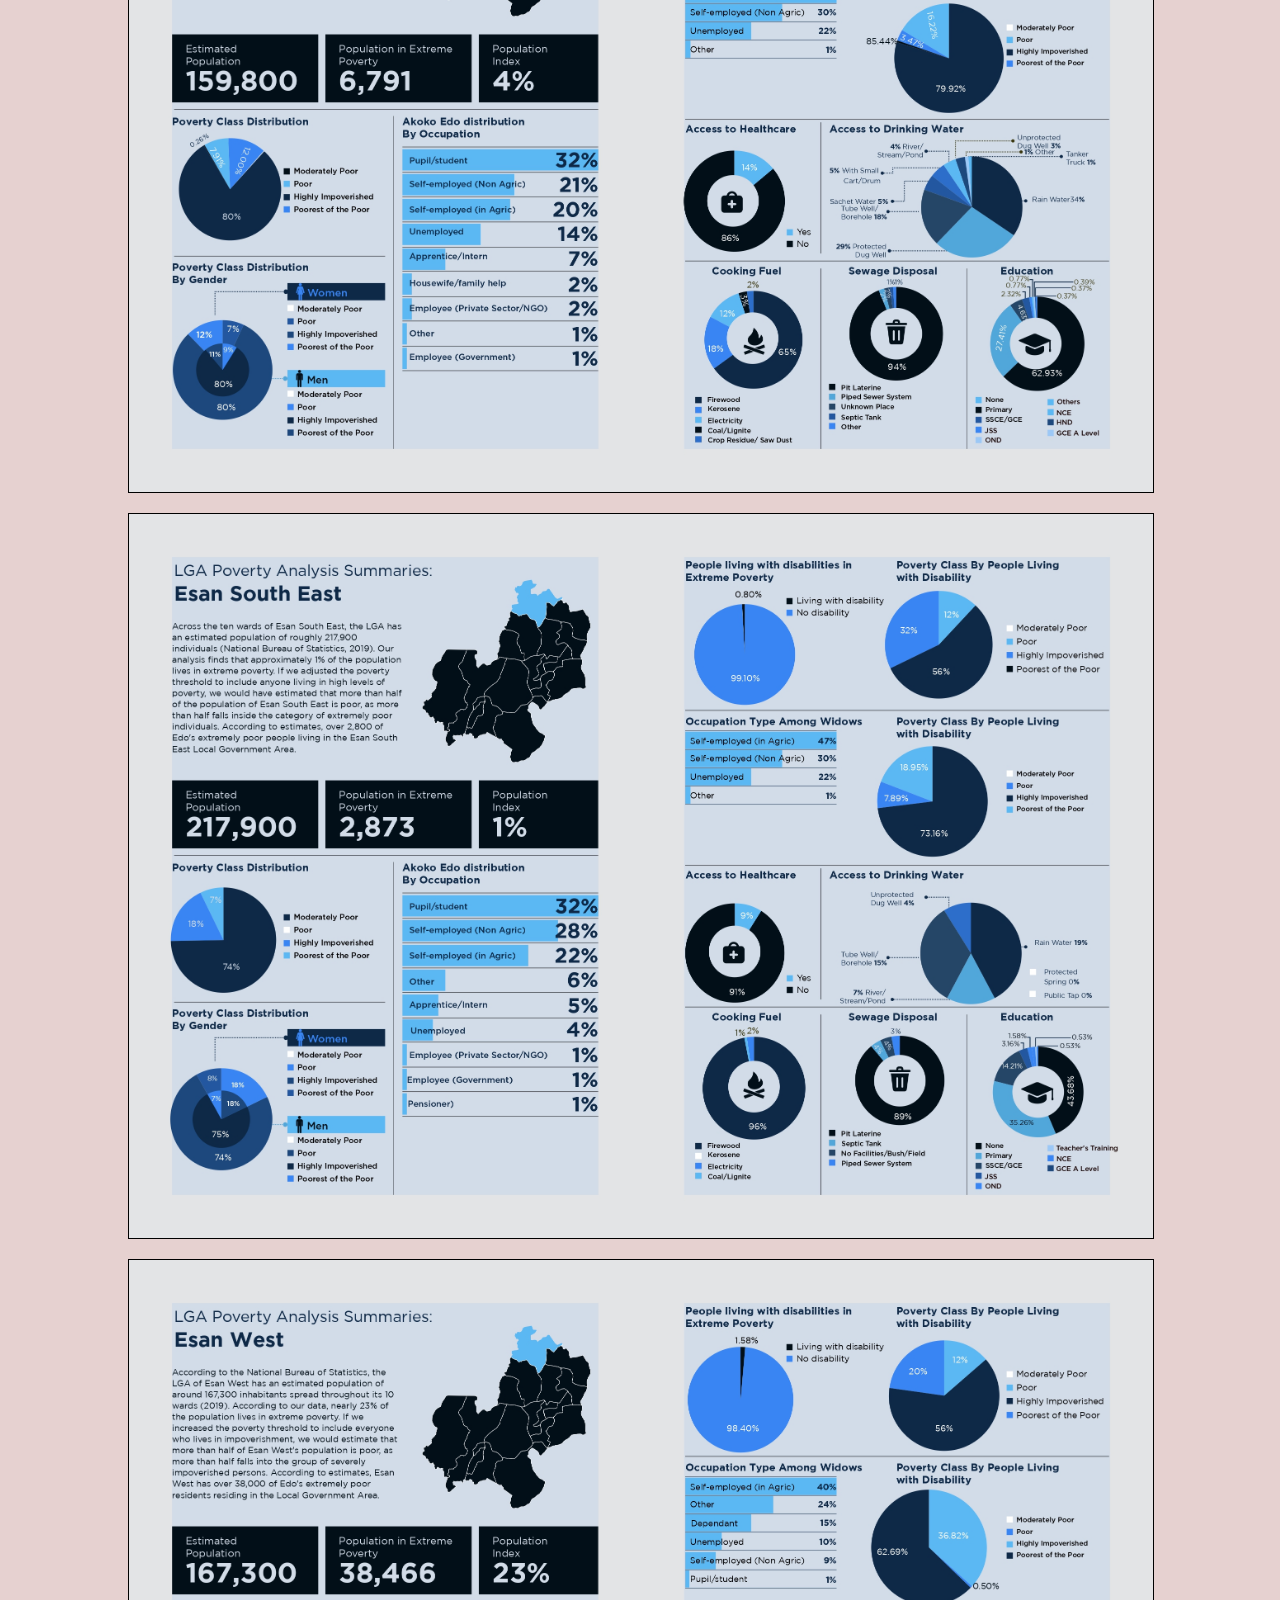
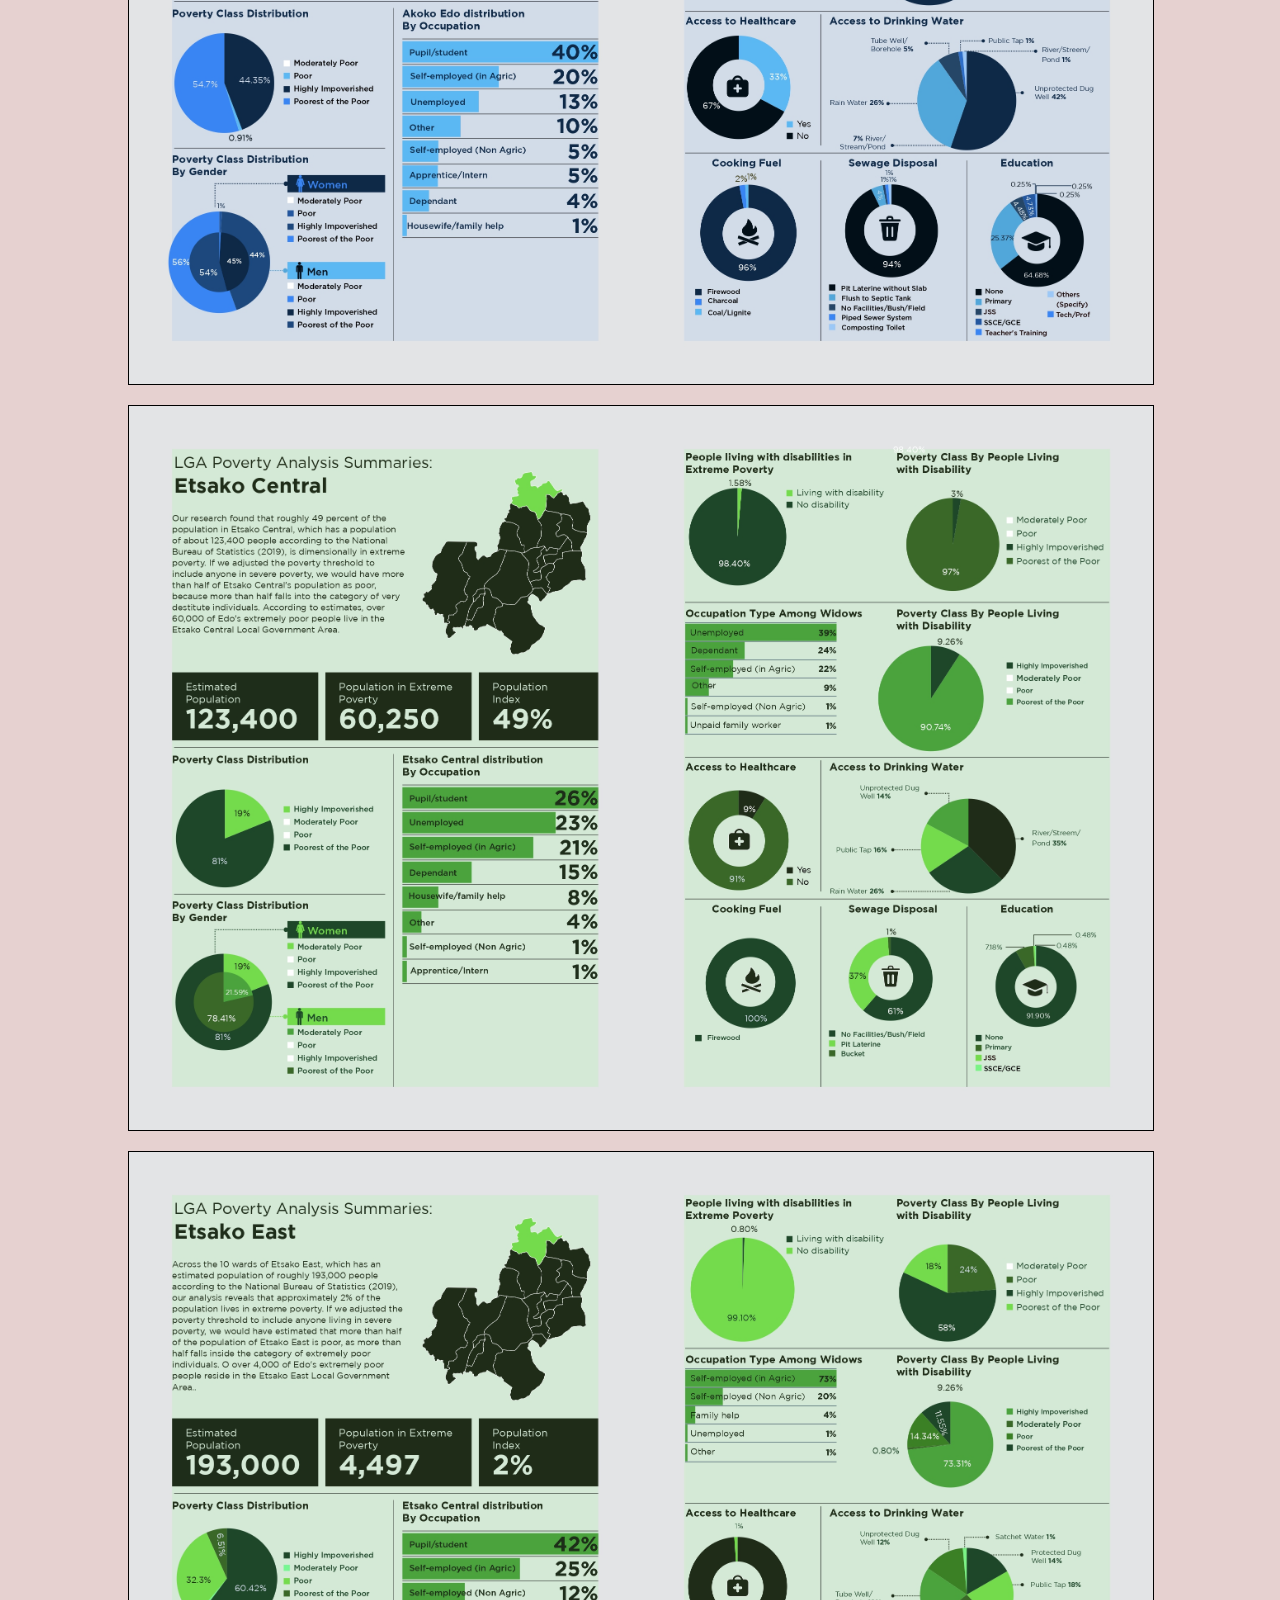
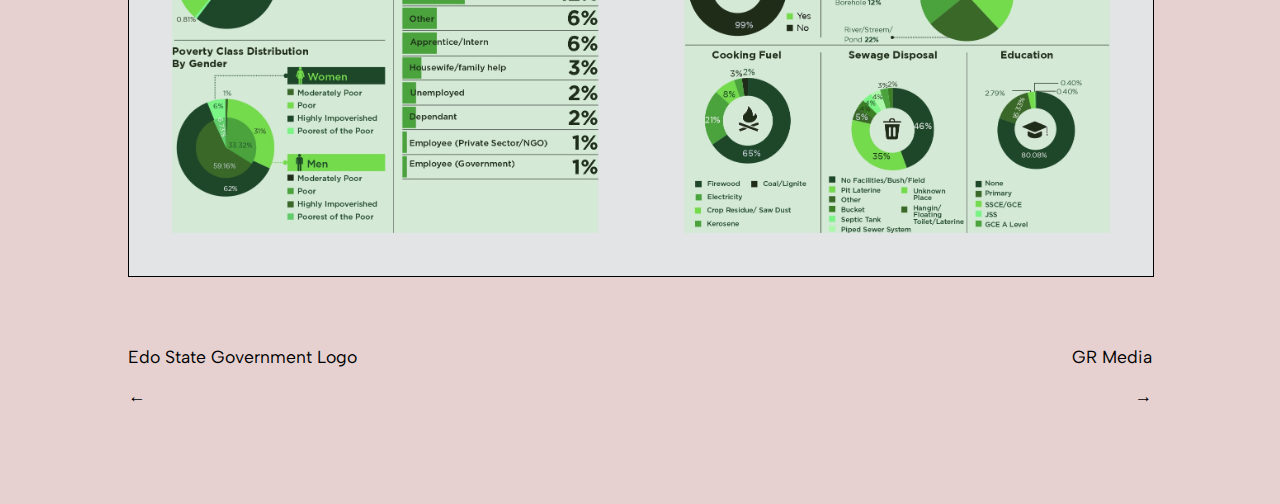
<file: html/projects/edsgpoverty.html>
<!DOCTYPE html>
<html lang="en">
  <head>
    <meta charset="UTF-8" />
    <meta http-equiv="X-UA-Compatible" content="IE=edge" />
    <meta name="viewport" content="width=device-width, initial-scale=1.0" />
    <meta name="author" content="Adeleye Temiloluwa" />
    <title>Lateefat Odeyemi-Aliu: Edo State Poverty Analysis</title>
    <link rel="stylesheet" href="../../css/project.css" />
    <style>

      body{
        background-color: #e6d1d0;
      }
      .project-title {
        color: #d60d05;
      }
    </style>
  </head>
  <body>
    <nav class="nav">
      <a href="../../index.html" class="navlink">LO-A.</a>
      <a href="../portfolio.html" class="navlink">Projects</a>
    </nav>
    <div class="wrapper">
      <div class="header">
        <h1 class="project-title fadein-title">Edo State Poverty Analysis</h1>
        <div class="fadein-subtitle">
          <h3>The Challenge:</h3>
          <p>
            The Edo State Federal Ministry of Humanitarian Affairs, Disaster
            Management and Social Development had analysed multiple datasets
            about poverty in the state. They wanted to present the information
            in a concise yet visual format. The design team at Redwire was
            contacted to help with this effort. While viewing the analyses, we
            realised that we could present the information using well designed
            infographics. I worked with a team of two other designers to select
            appropriate colours, determine the best methods of visualising the
            data while paying attention to readability and conciseness.
          </p>
          <h3>The Result:</h3>
          <p>
            We were able to condense a 70 page report into a concise 8 page
            infographic that is now an important part of the Edo Government’s
            Corporate Brochure.
          </p>
          <a href="#" class="seemore-cta">See more &#8599;</a>
        </div>
      </div>
      <main class="project-img ffadein-images">
        <img
          src="../../images/edsgpovertyanalysis/Poverty map report- Infographic_page-0001.jpg"
          alt="Edo State Poverty Analysis Report"
        />
        <img
          src="../../images/edsgpovertyanalysis/Poverty map report- Infographic_page-0002.jpg"
          alt="Edo State Poverty Analysis Report"
        />
        <img
          src="../../images/edsgpovertyanalysis/Poverty map report- Infographic_page-0003.jpg"
          alt="Edo State Poverty Analysis Report"
        />
        <img
          src="../../images/edsgpovertyanalysis/Poverty map report- Infographic_page-0004.jpg"
          alt="Edo State Poverty Analysis Report"
        />
        <img
          src="../../images/edsgpovertyanalysis/Poverty map report- Infographic_page-0005.jpg"
          alt="Edo State Poverty Analysis Report"
        />
        <img
          src="../../images/edsgpovertyanalysis/Poverty map report- Infographic_page-0006.jpg"
          alt="Edo State Poverty Analysis Report"
        />
        <img
          src="../../images/edsgpovertyanalysis/Poverty map report- Infographic_page-0007.jpg"
          alt="Edo State Poverty Analysis Report"
        />
        <img
          src="../../images/edsgpovertyanalysis/Poverty map report- Infographic_page-0008.jpg"
          alt="Edo State Poverty Analysis Report"
        />
      </main>
      <div class="cta-next">
        <a class="a-left" href="edsglogo.html">
          <p>Edo State Government Logo</p>
          <p>&#8592; </p>
        </a>
        <a href="grmedia.html">
          <p>GR Media</p>
          <p> &#8594;</p>
        </a>
      </div>
    </div>
  </body>
</html>
</file>
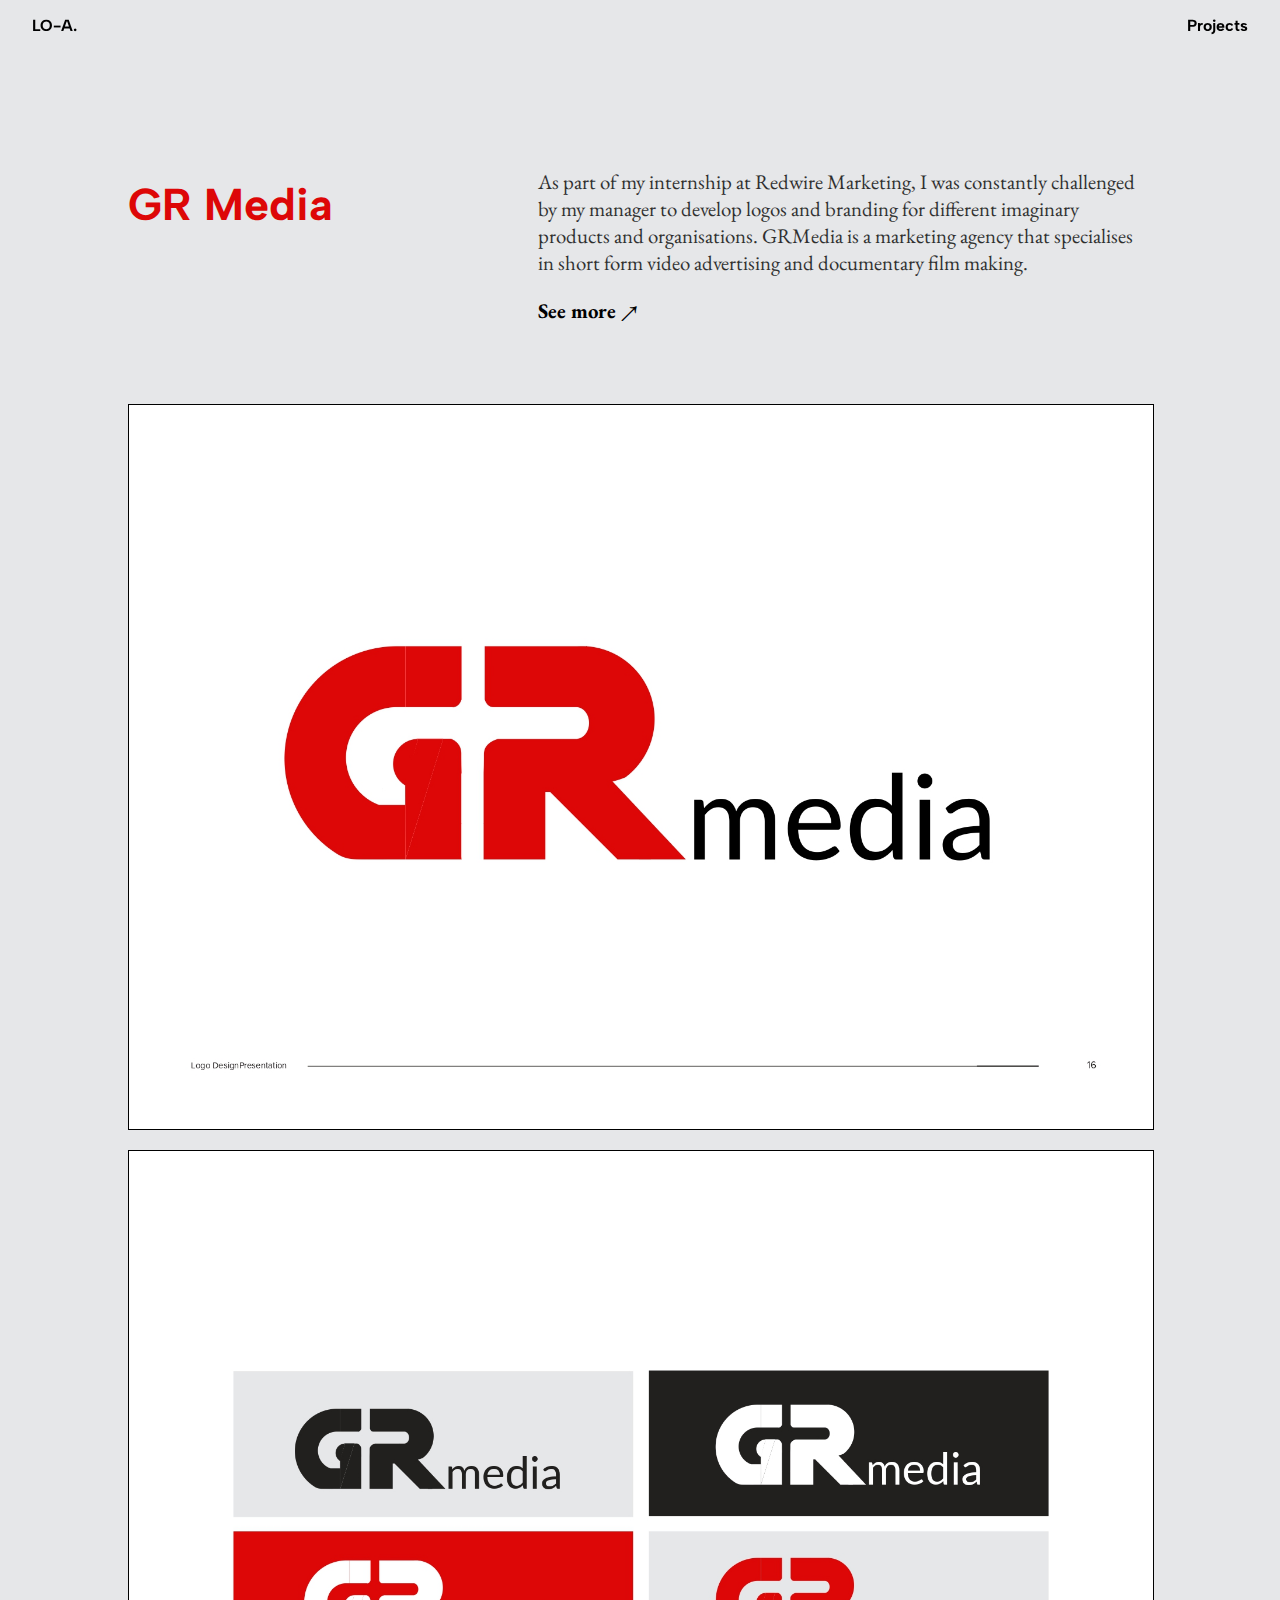
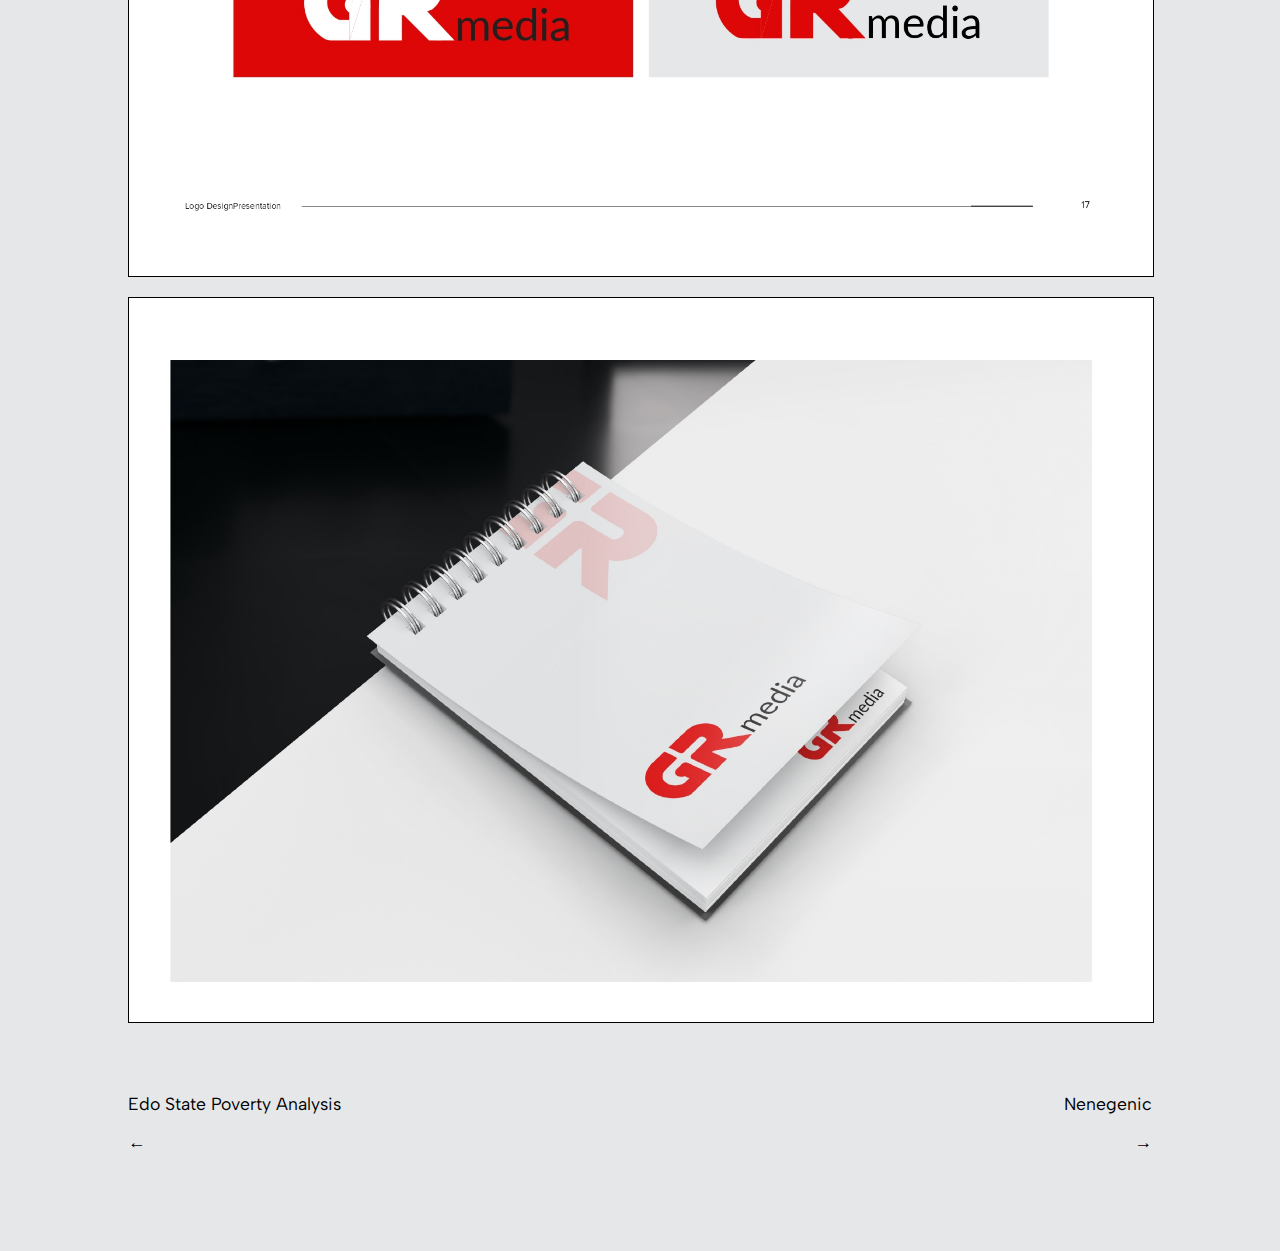
<file: html/projects/grmedia.html>
<!DOCTYPE html>
<html lang="en">
  <head>
    <meta charset="UTF-8" />
    <meta http-equiv="X-UA-Compatible" content="IE=edge" />
    <meta name="viewport" content="width=device-width, initial-scale=1.0" />
    <meta name="author" content="Adeleye Temiloluwa" />
    <title>Lateefat Odeyemi-Aliu: GR Media</title>
    <link rel="stylesheet" href="../../css/project.css" />
    <style>
        body{
            background-color: #E6E7E9;
        }

        .project-title{
            color: #DD0707;
        }
    </style>
  </head>
  <body>
    <nav class="nav">
      <a href="../../index.html" class="navlink">LO-A.</a>
      <a href="../portfolio.html" class="navlink">Projects</a>
    </nav>
    <div class="wrapper">
      <div class="header">
      <h1 class="project-title fadein-title">GR Media</h1>
      <div class="fadein-subtitle">
        <p>
          As part of my internship at Redwire Marketing, I was constantly challenged by my manager to develop logos and branding for different imaginary products and organisations. GRMedia is a marketing agency that specialises in short form video advertising and documentary film making.
        </p>
        <a href="#" class="seemore-cta">See more &#8599;</a>
      </div>
    </div>
      <main class="project-img fadein-images">
        <img
          src="../../images/pd/Personal Development (Logo Design) copy (1)_page-0016.jpg"
          alt="Sanaa 008"
        />
        <img
          src="../../images/pd/Personal Development (Logo Design) copy (1)_page-0017.jpg"
          alt="Sanaa 008"
        />
        <img
          src="../../images/pd/Personal Development (Logo Design) copy (1)_page-0019.jpg"
          alt="Sanaa 008"
        />

        <div class="cta-next">
          <a class="a-left" href="edsgpoverty.html">
            <p>Edo State Poverty Analysis</p>
            <p>&#8592; </p>
          </a>
          <a href="nenegenic.html">
            <p>Nenegenic</p>
            <p> &#8594;</p>
          </a>
        </div>
    </div>

  </body>
</html>
</file>
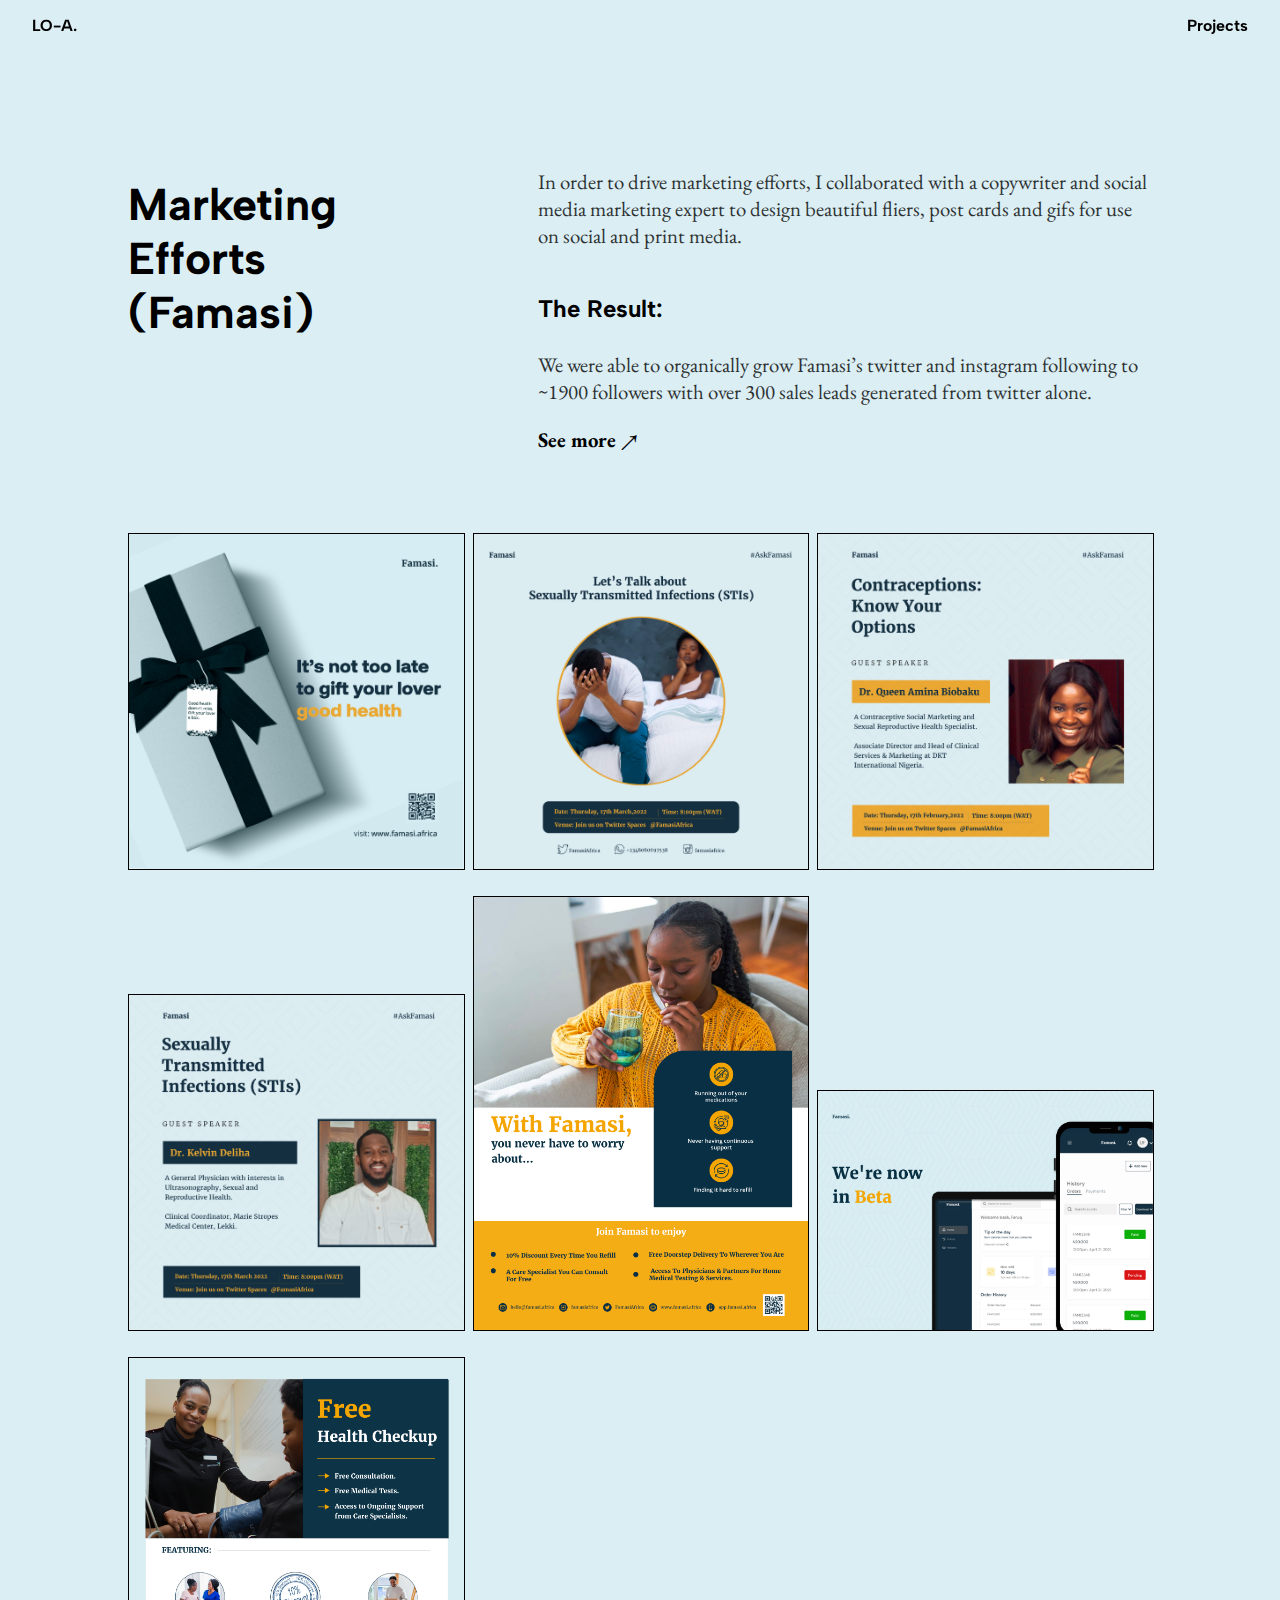
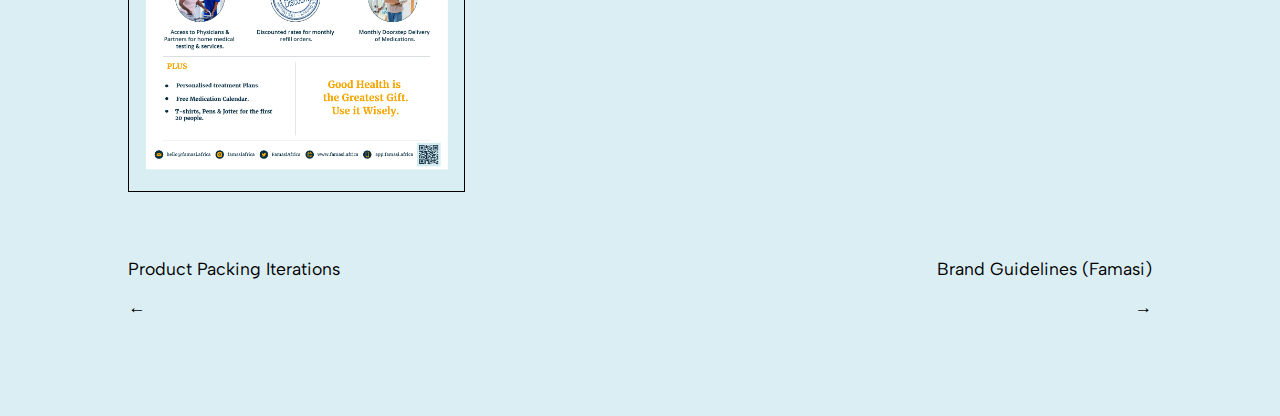
<file: html/projects/marketingefforts.html>
<!DOCTYPE html>
<html lang="en">
  <head>
    <meta charset="UTF-8" />
    <meta http-equiv="X-UA-Compatible" content="IE=edge" />
    <meta name="viewport" content="width=device-width, initial-scale=1.0" />
    <meta name="author" content="Adeleye Temiloluwa" />
    <title>Lateefat Odeyemi-Aliu: Marketing Efforts</title>
    <link rel="stylesheet" href="../../css/project.css" />
    <style>
      body {
        background-color: #dbeef4;
      }
      .project-tile {
        color: #2d4756;
      }
    </style>
  </head>
  <body>
    <nav class="nav">
      <a href="../../index.html" class="navlink">LO-A.</a>
      <a href="../portfolio.html" class="navlink">Projects</a>
    </nav>
    <div class="wrapper">
      <div class="header">
        <h1 class="project-title fadein-title">Marketing Efforts (Famasi)</h1>
        <div class="fadein-subtitle">
          <p>
            In order to drive marketing efforts, I collaborated with a
            copywriter and social media marketing expert to design beautiful
            fliers, post cards and gifs for use on social and print media.
          </p>
          <h3>The Result:</h3>
          <p>
            We were able to organically grow Famasi’s twitter and instagram
            following to ~1900 followers with over 300 sales leads generated
            from twitter alone.
          </p>
          <a href="#" class="seemore-cta">See more &#8599;</a>
        </div>
      </div>

      <main class="project-img fadein-images">
        <div class="social-img">
          <img
            src="../../images/me/valentine postcard .jpg"
            alt="Valentine Postcard"
          />
          <img src="../../images/me/Ask Famasi .jpg" alt="Ask Famasi" />
          <img
            src="../../images/me/Ask Famasi Speaker Postcard.jpg"
            alt="Ask Famasi Speaker Postcard"
          />
          <img
            src="../../images/me/Ask Famasi Speakers Postcard v2.jpg"
            alt="Ask Famasi Speaker Postcard v2"
          />
          <img src="../../images/me/General flyer.jpg" alt="General Flyer" />
          <img
            src="../../images/me/Launch note postcard.jpg"
            alt="Launch Note Postcard"
          />
          <img src="../../images/me/Outreach flyer .jpg" alt="Outreach Flyer" />
        </div>
      </main>
      <div class="cta-next">
        <a class="a-left" href="productpackingiterations.html">
          <p>Product Packing Iterations</p>
          <p>&#8592;</p>
        </a>
        <a href="brandguidelinefamasi.html">
          <p>Brand Guidelines (Famasi)</p>
          <p>&#8594;</p>
        </a>
      </div>
    </div>
  </body>
</html>
</file>
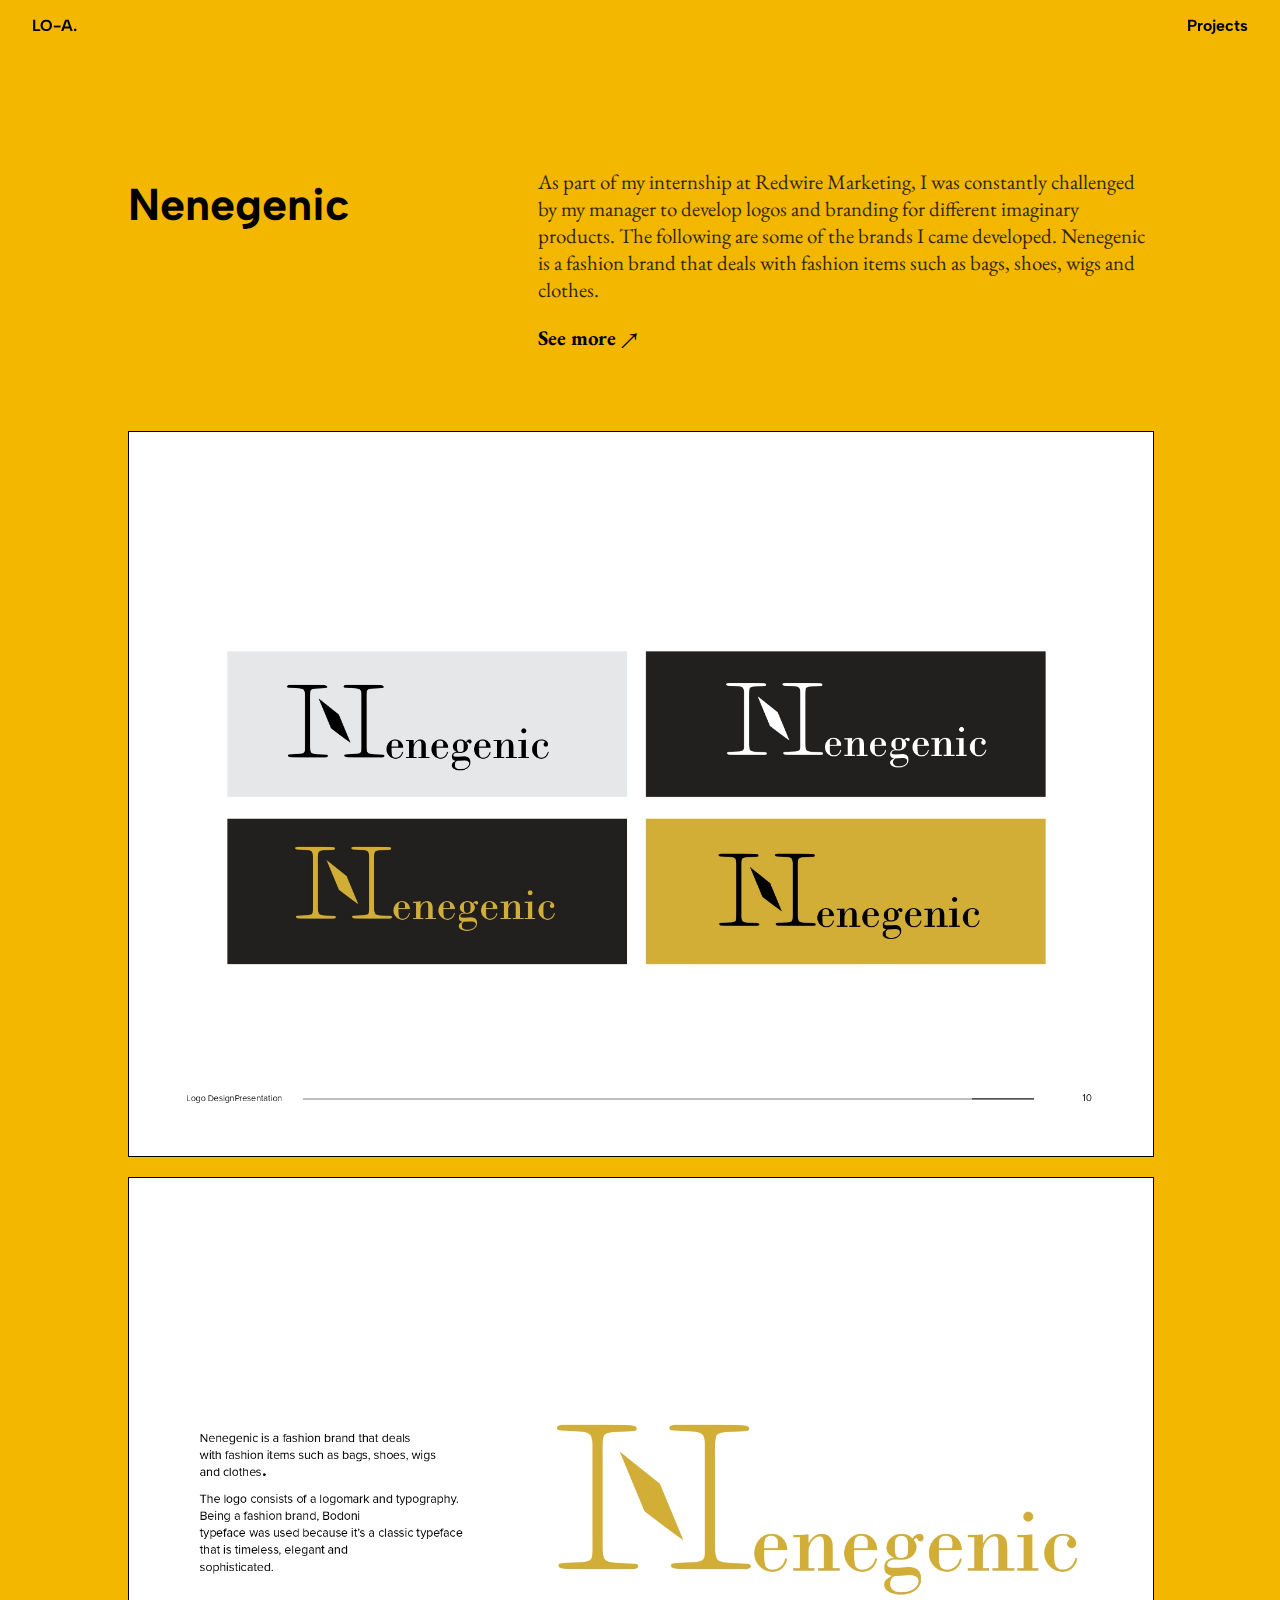
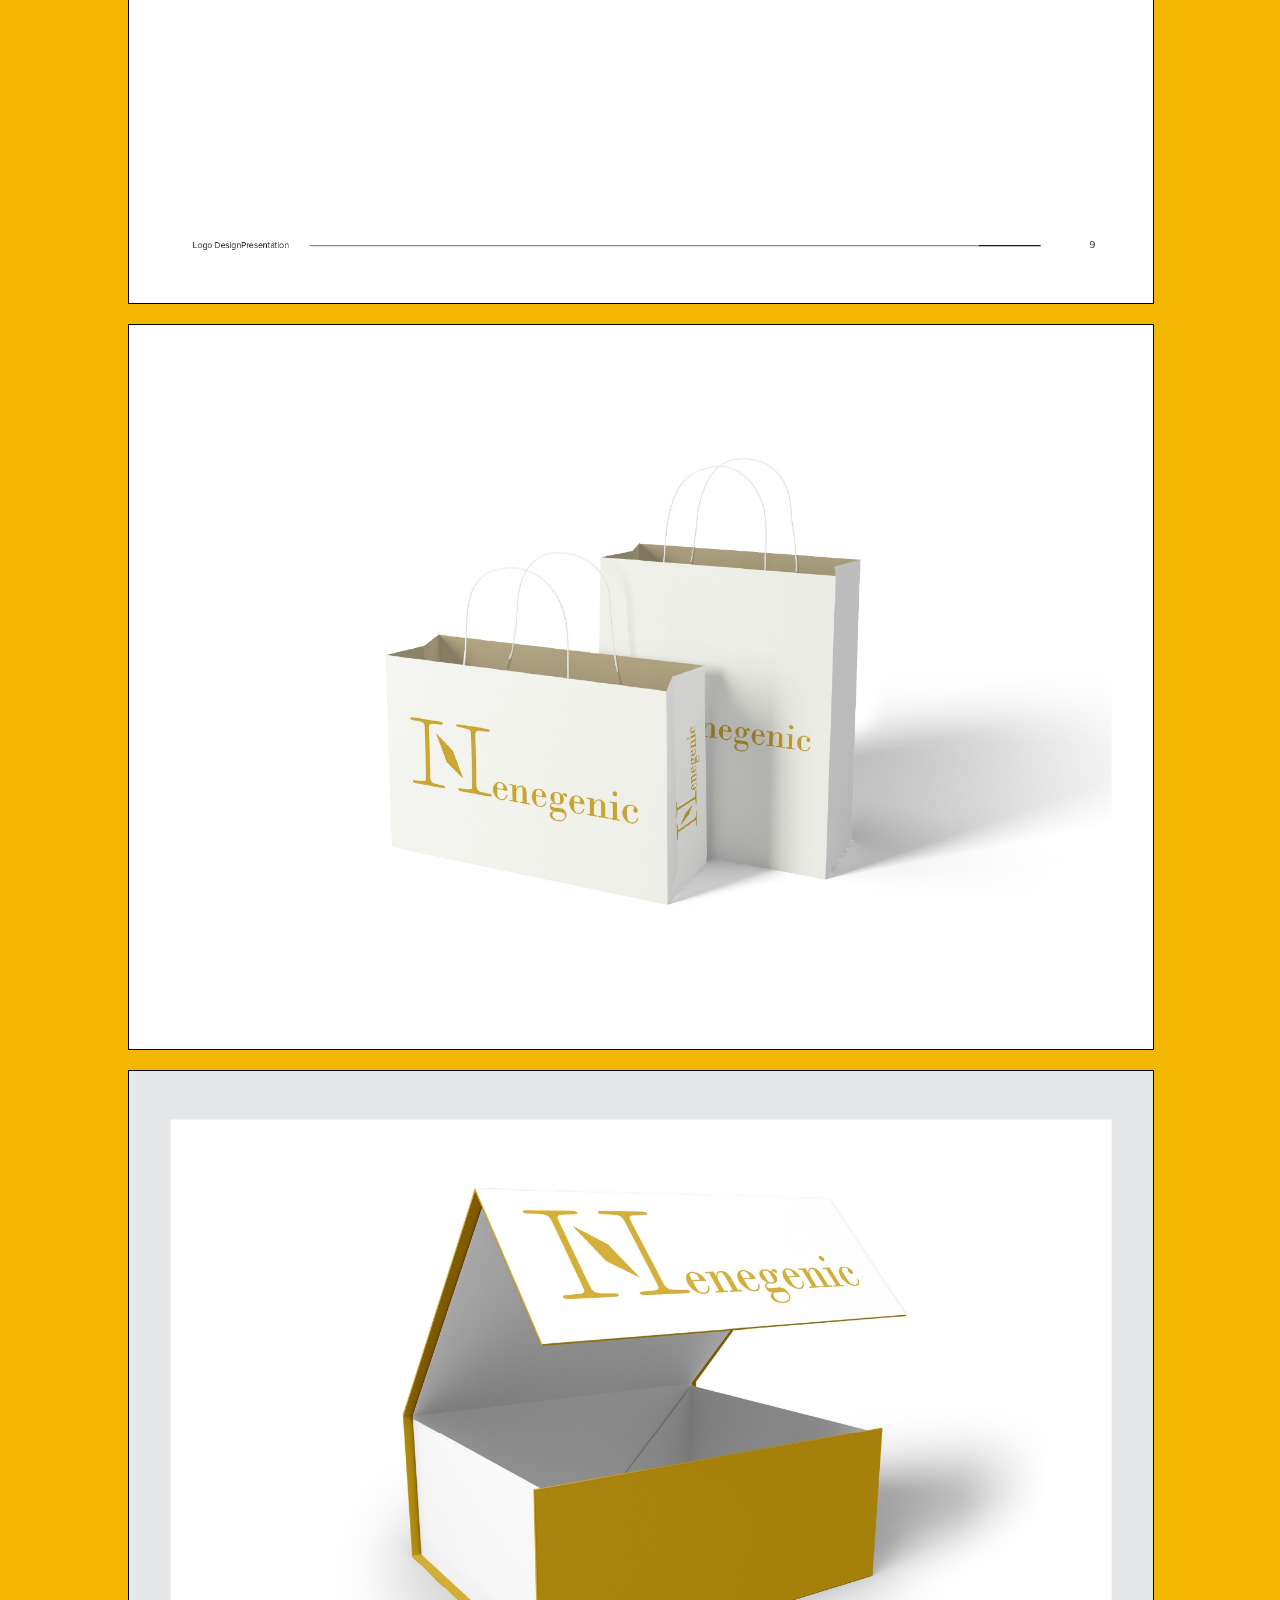
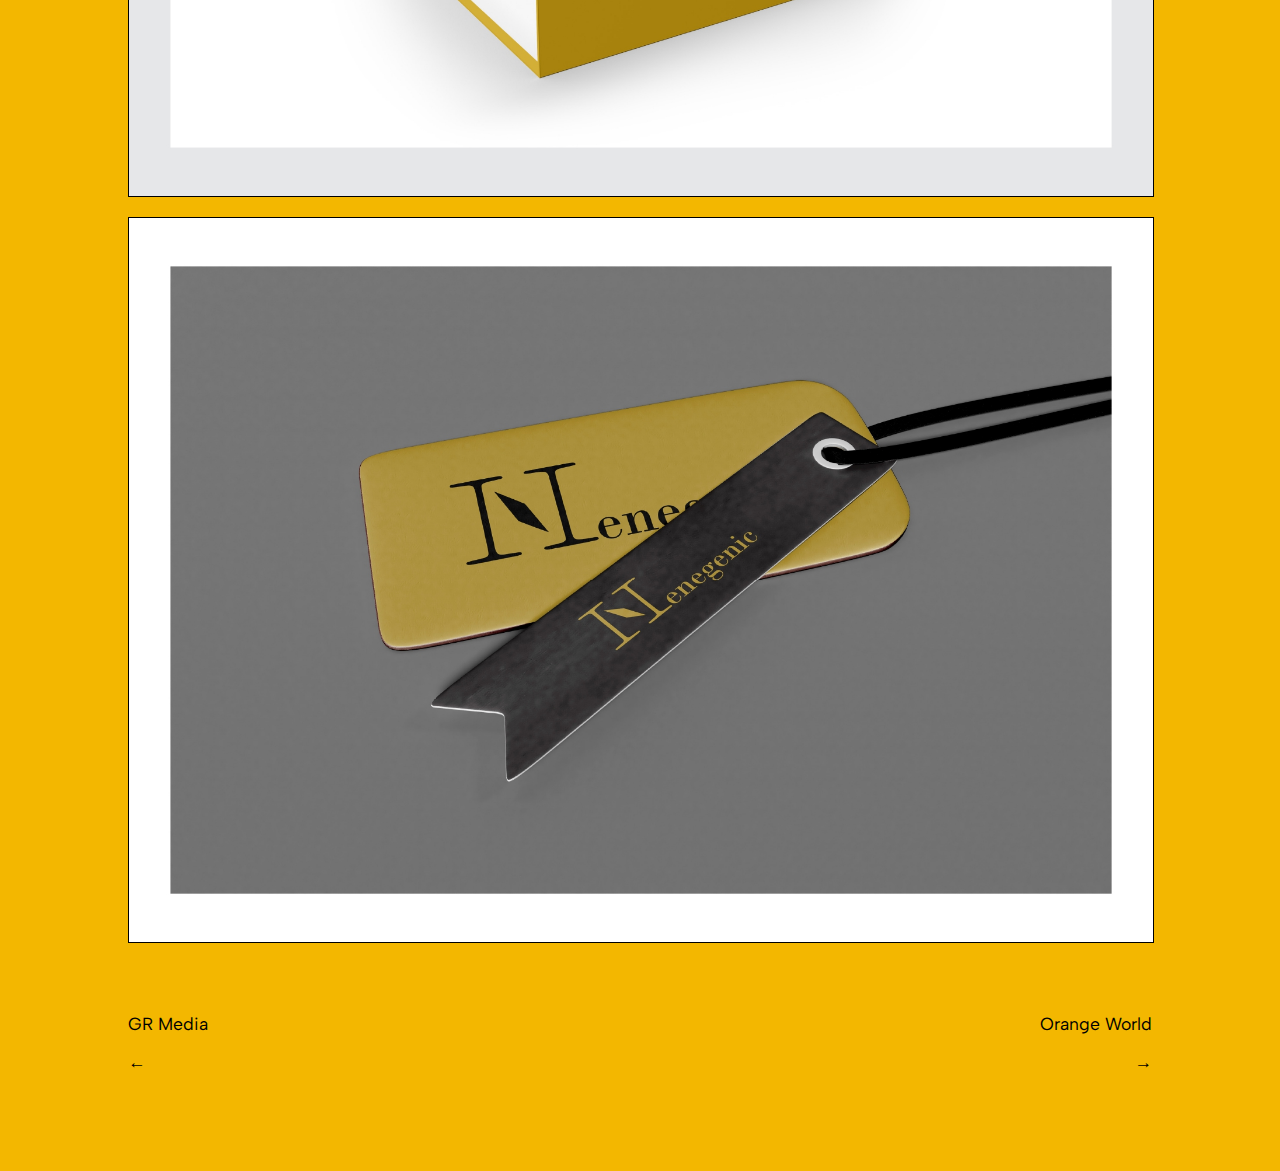
<file: html/projects/nenegenic.html>
<!DOCTYPE html>
<html lang="en">
  <head>
    <meta charset="UTF-8" />
    <meta http-equiv="X-UA-Compatible" content="IE=edge" />
    <meta name="viewport" content="width=device-width, initial-scale=1.0" />
    <meta name="author" content="Adeleye Temiloluwa" />
    <title>Lateefat Odeyemi-Aliu: Nenegenic</title>
    <link rel="stylesheet" href="../../css/project.css" />
    <style>
        body{
            background-color: #f3b700;
        }

    </style>
  </head>
  <body>
    <nav class="nav">
      <a href="../../index.html" class="navlink">LO-A.</a>
      <a href="../portfolio.html" class="navlink">Projects</a>
    </nav>
    <div class="wrapper">
      <div class="header">
      <h1 class="project-title fadein-title">Nenegenic</h1>
      <div class="fadein-subtitle">
        <p>
          As part of my internship at Redwire Marketing, I was constantly challenged by my manager to develop logos and branding for different imaginary products. The following are some of the brands I came developed.
          Nenegenic is a fashion brand that deals with fashion items such as bags, shoes, wigs and clothes.
        </p>
        <a href="#" class="seemore-cta">See more &#8599;</a>
      </div>
    </div>
      <main class="project-img fadein-images">
        <img
          src="../../images/pd/Personal Development (Logo Design) copy (1)_page-0010.jpg"
          alt="Sanaa 008"
        />
        <img
          src="../../images/pd/Personal Development (Logo Design) copy (1)_page-0009.jpg"
          alt="Sanaa 008"
        />
        <img
          src="../../images/pd/Personal Development (Logo Design) copy (1)_page-0011.jpg"
          alt="Sanaa 008"
        />
        <img
          src="../../images/pd/Personal Development (Logo Design) copy (1)_page-0012.jpg"
          alt="Sanaa 008"
        />

        <img
          src="../../images/pd/Personal Development (Logo Design) copy (1)_page-0014.jpg"
          alt="Sanaa 008"
        />

        <div class="cta-next">
          <a class="a-left" href="grmedia.html">
            <p>GR Media</p>
            <p>&#8592; </p>
          </a>
          <a href="orangeworld.html">
            <p>Orange World</p>
            <p> &#8594;</p>
          </a>
        </div>
    </div>

  </body>
</html>
</file>
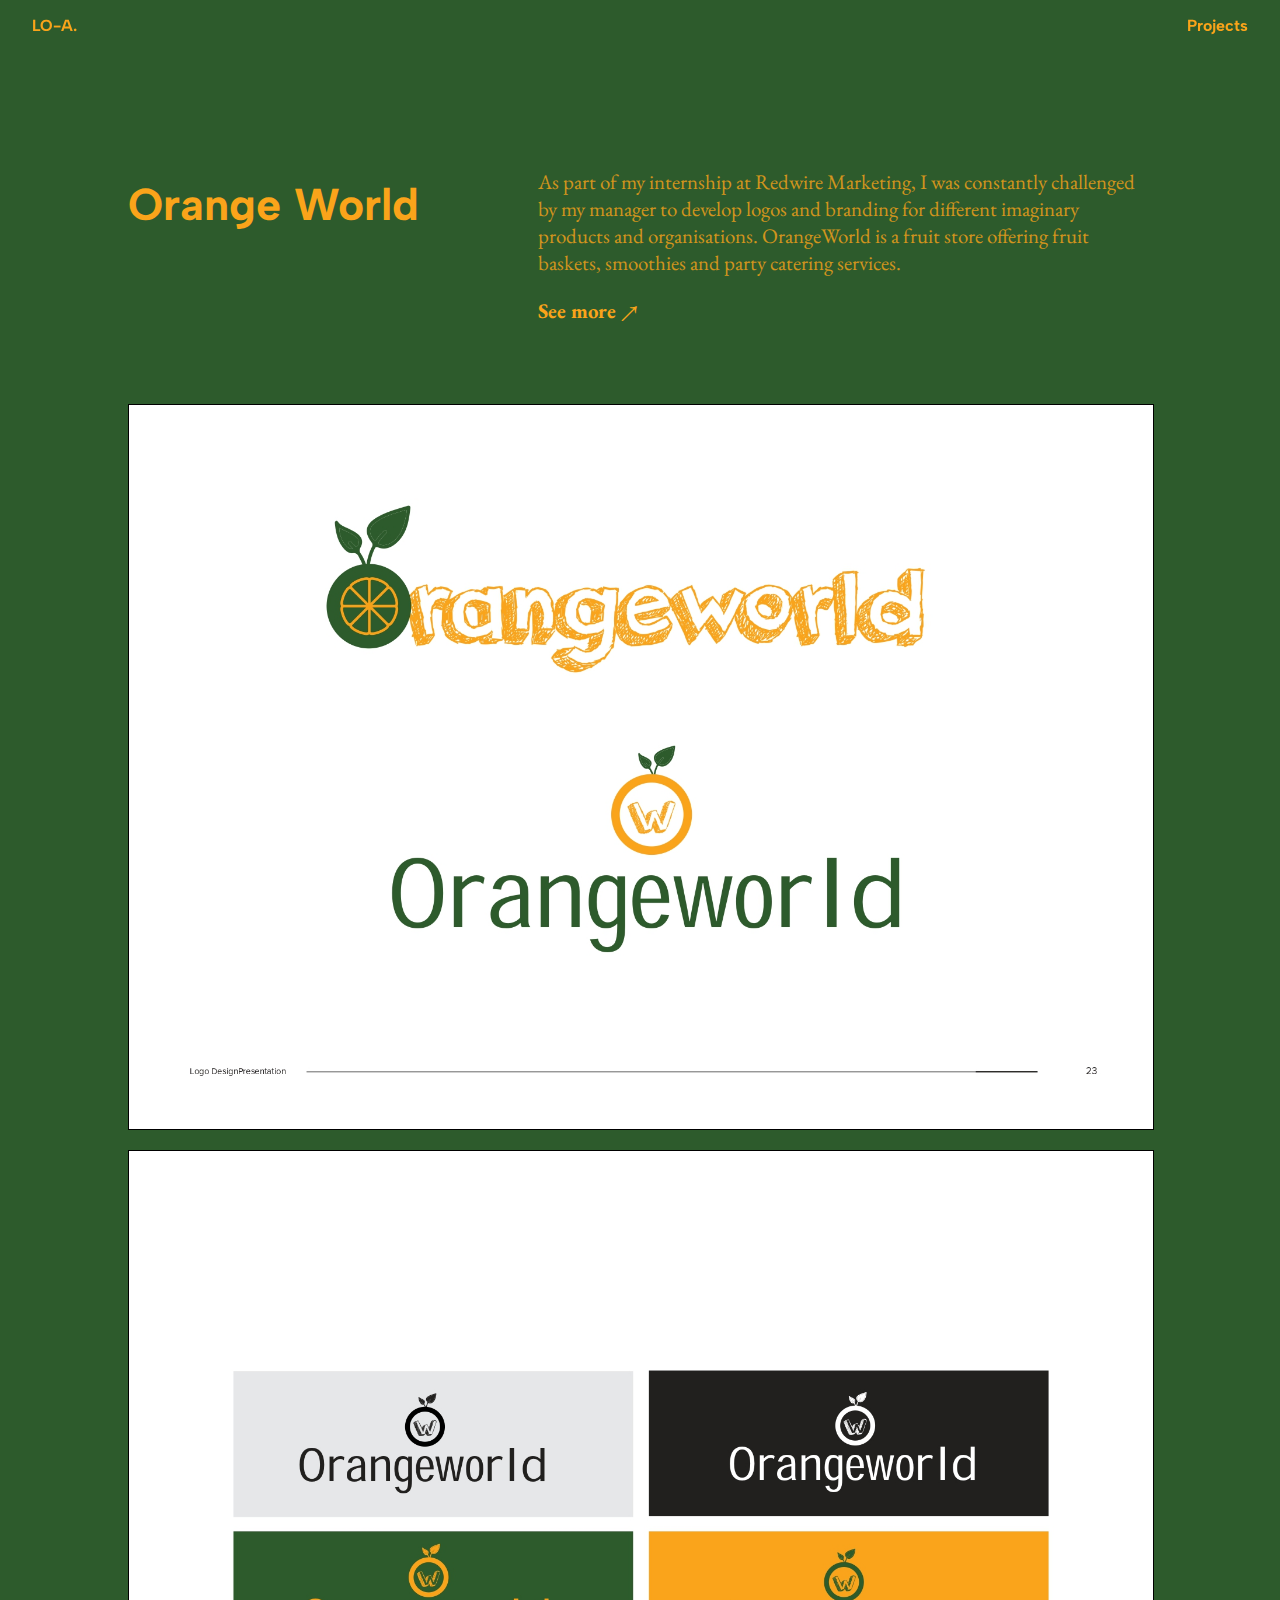
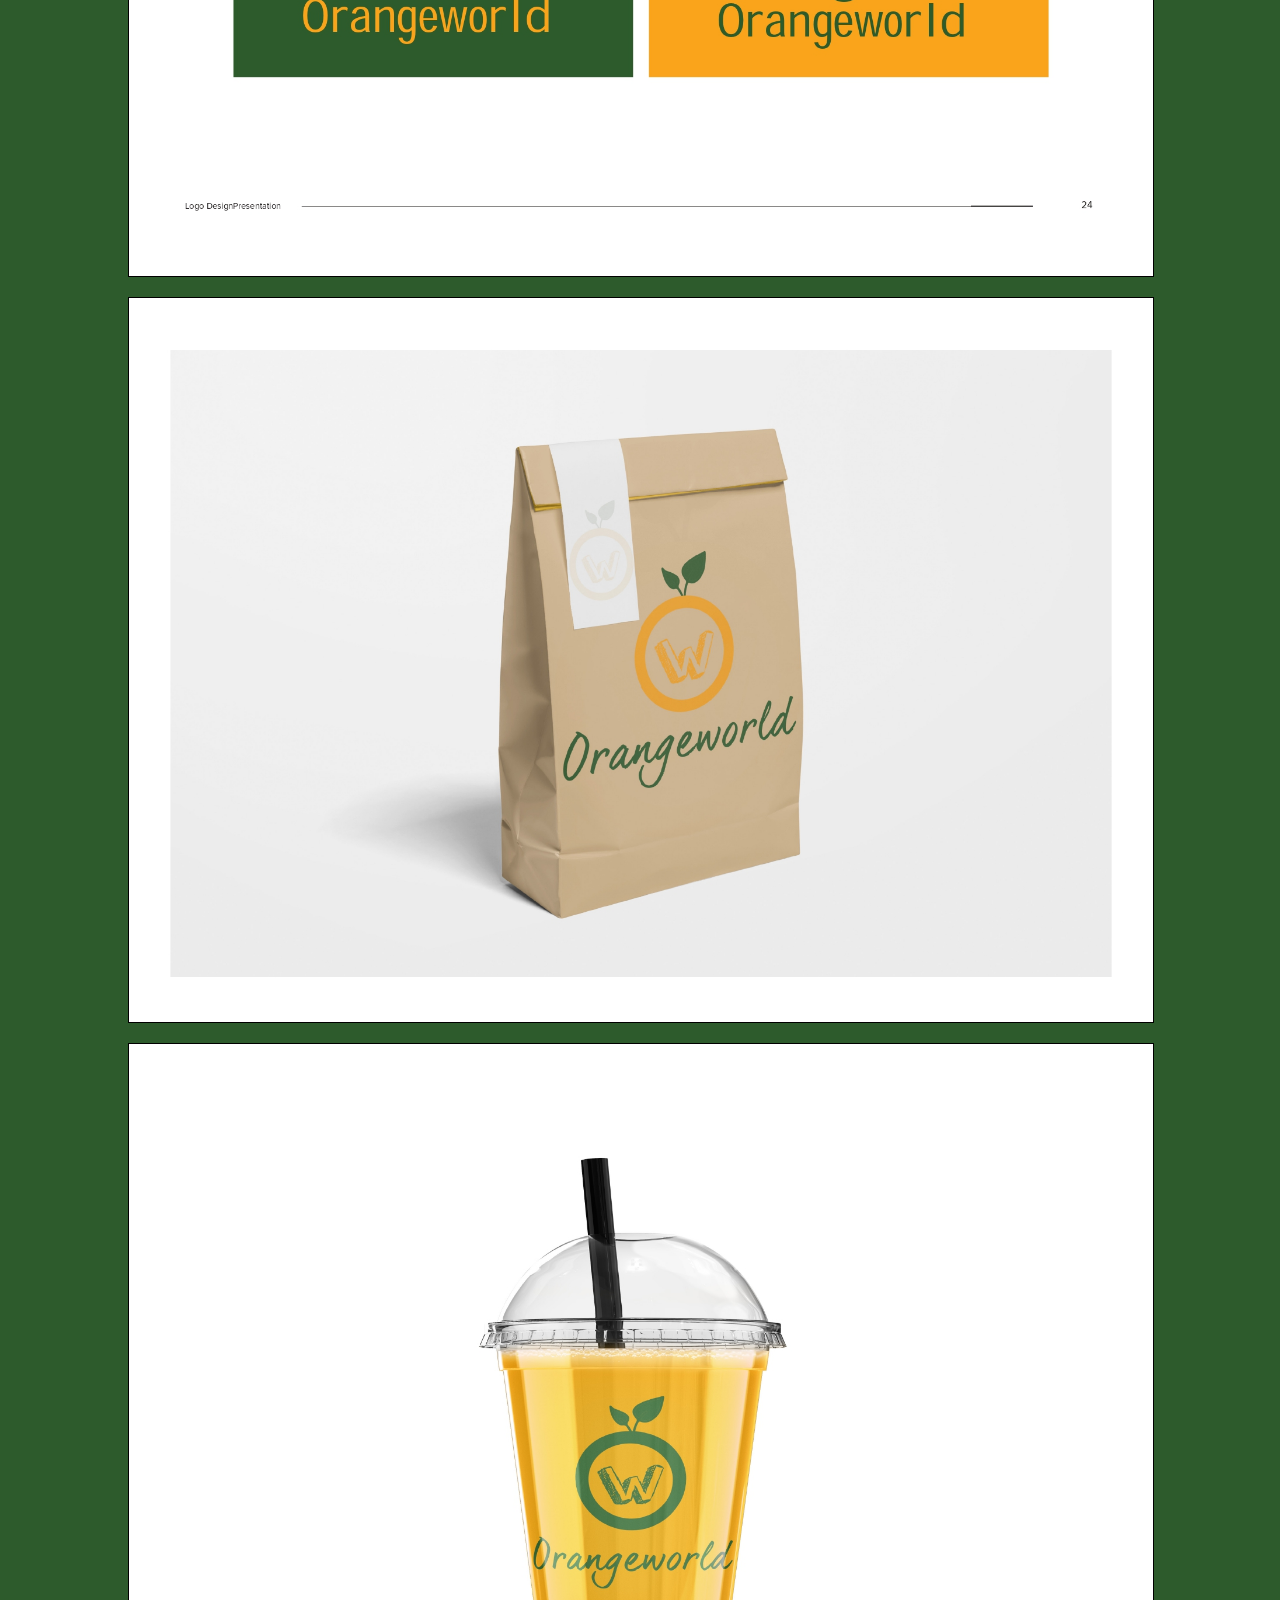
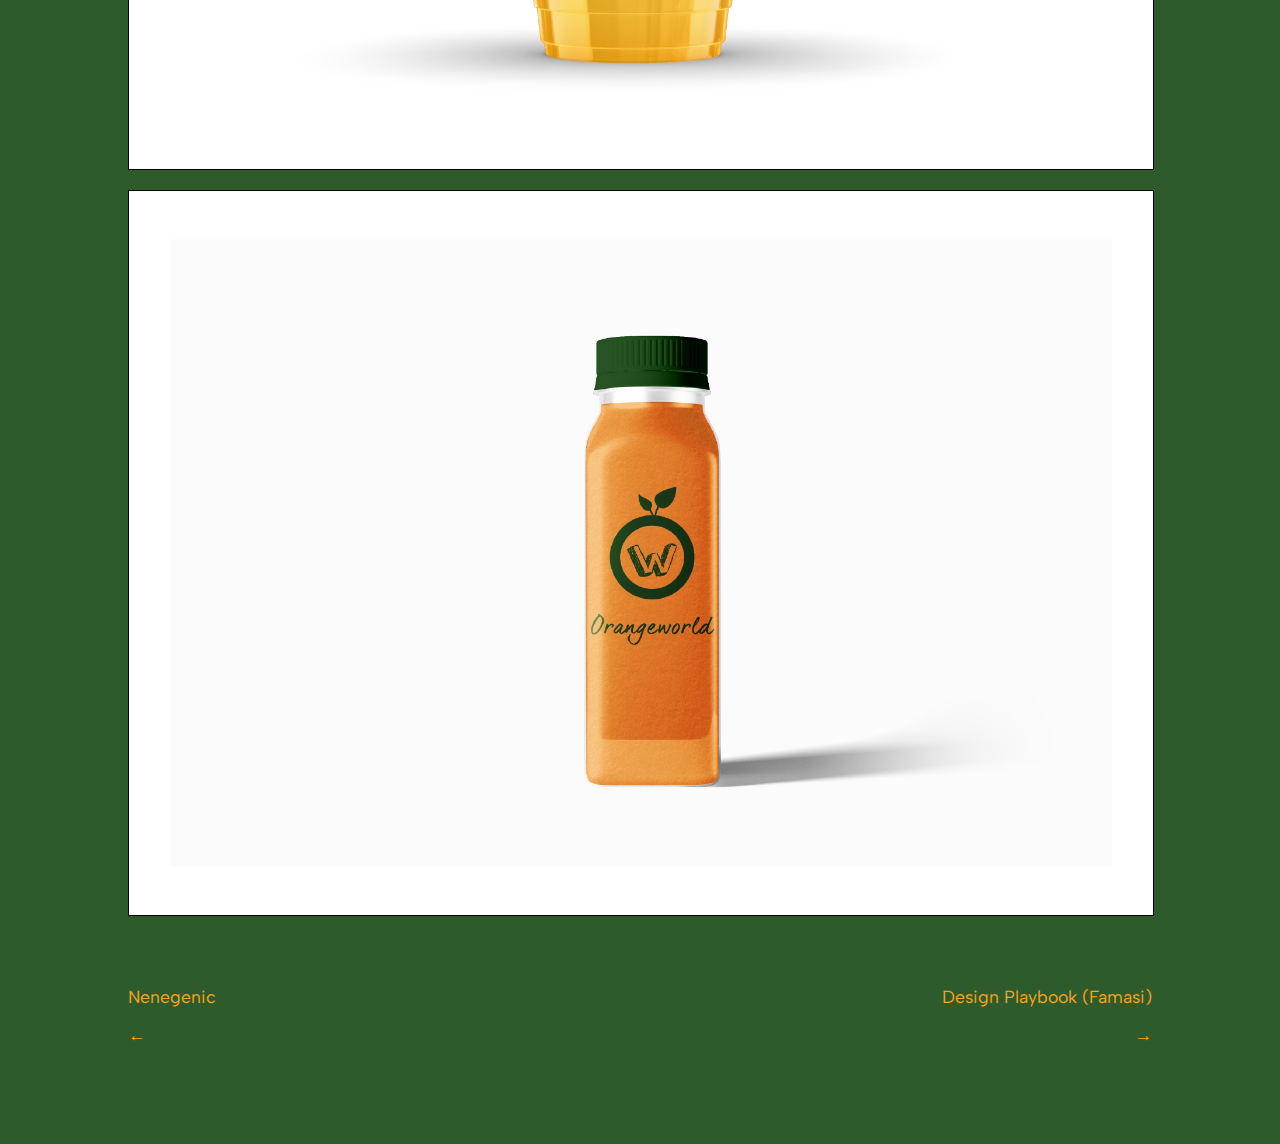
<file: html/projects/orangeworld.html>
<!DOCTYPE html>
<html lang="en">
  <head>
    <meta charset="UTF-8" />
    <meta http-equiv="X-UA-Compatible" content="IE=edge" />
    <meta name="viewport" content="width=device-width, initial-scale=1.0" />
    <meta name="author" content="Adeleye Temiloluwa" />
    <title>Lateefat Odeyemi-Aliu: Orange World</title>
    <link rel="stylesheet" href="../../css/project.css" />
    <style>
      body{
        background-color: #2D5B2C;
      }
       body, .seemore-cta, .navlink, .cta-next a{
        color: #FAA41A;
        }

        .project-title{

            color: #FAA41A;
        }
    </style>
  </head>
  <body>
    <nav class="nav">
      <a href="../../index.html" class="navlink">LO-A.</a>
      <a href="../portfolio.html" class="navlink">Projects</a>
    </nav>
    <div class="wrapper">
      <div class="header">
      <h1 class="project-title fadein-title">Orange World</h1>
      <div class="fadein-subtitle">
        <p>
          As part of my internship at Redwire Marketing, I was constantly challenged by my manager to develop logos and branding for different imaginary products and organisations. OrangeWorld  is a fruit store offering fruit baskets, smoothies and party catering services.
        </p>
        <a href="#" class="seemore-cta">See more &#8599;</a>
      </div>
    </div>
      <main class="project-img fadein-images">
        <img
          src="../../images/pd/Personal Development (Logo Design) copy (1)_page-0023.jpg"
          alt="Sanaa 008"
        />
        <img
          src="../../images/pd/Personal Development (Logo Design) copy (1)_page-0024.jpg"
          alt="Sanaa 008"
        />
        <img
          src="../../images/pd/Personal Development (Logo Design) copy (1)_page-0025.jpg"
          alt="Sanaa 008"
        />
        <img
          src="../../images/pd/Personal Development (Logo Design) copy (1)_page-0026.jpg"
          alt="Sanaa 008"
        />
        <img
          src="../../images/pd/Personal Development (Logo Design) copy (1)_page-0027.jpg"
          alt="Sanaa 008"
        />
        <div class="cta-next">
          <a class="a-left" href="nenegenic.html">
            <p>Nenegenic</p>
            <p>&#8592; </p>
          </a>
          <a href="productdisplayfamasi.html">
            <p>Design Playbook (Famasi)</p>
            <p> &#8594;</p>
          </a>
        </div>
    </div>

  </body>
</html>
</file>
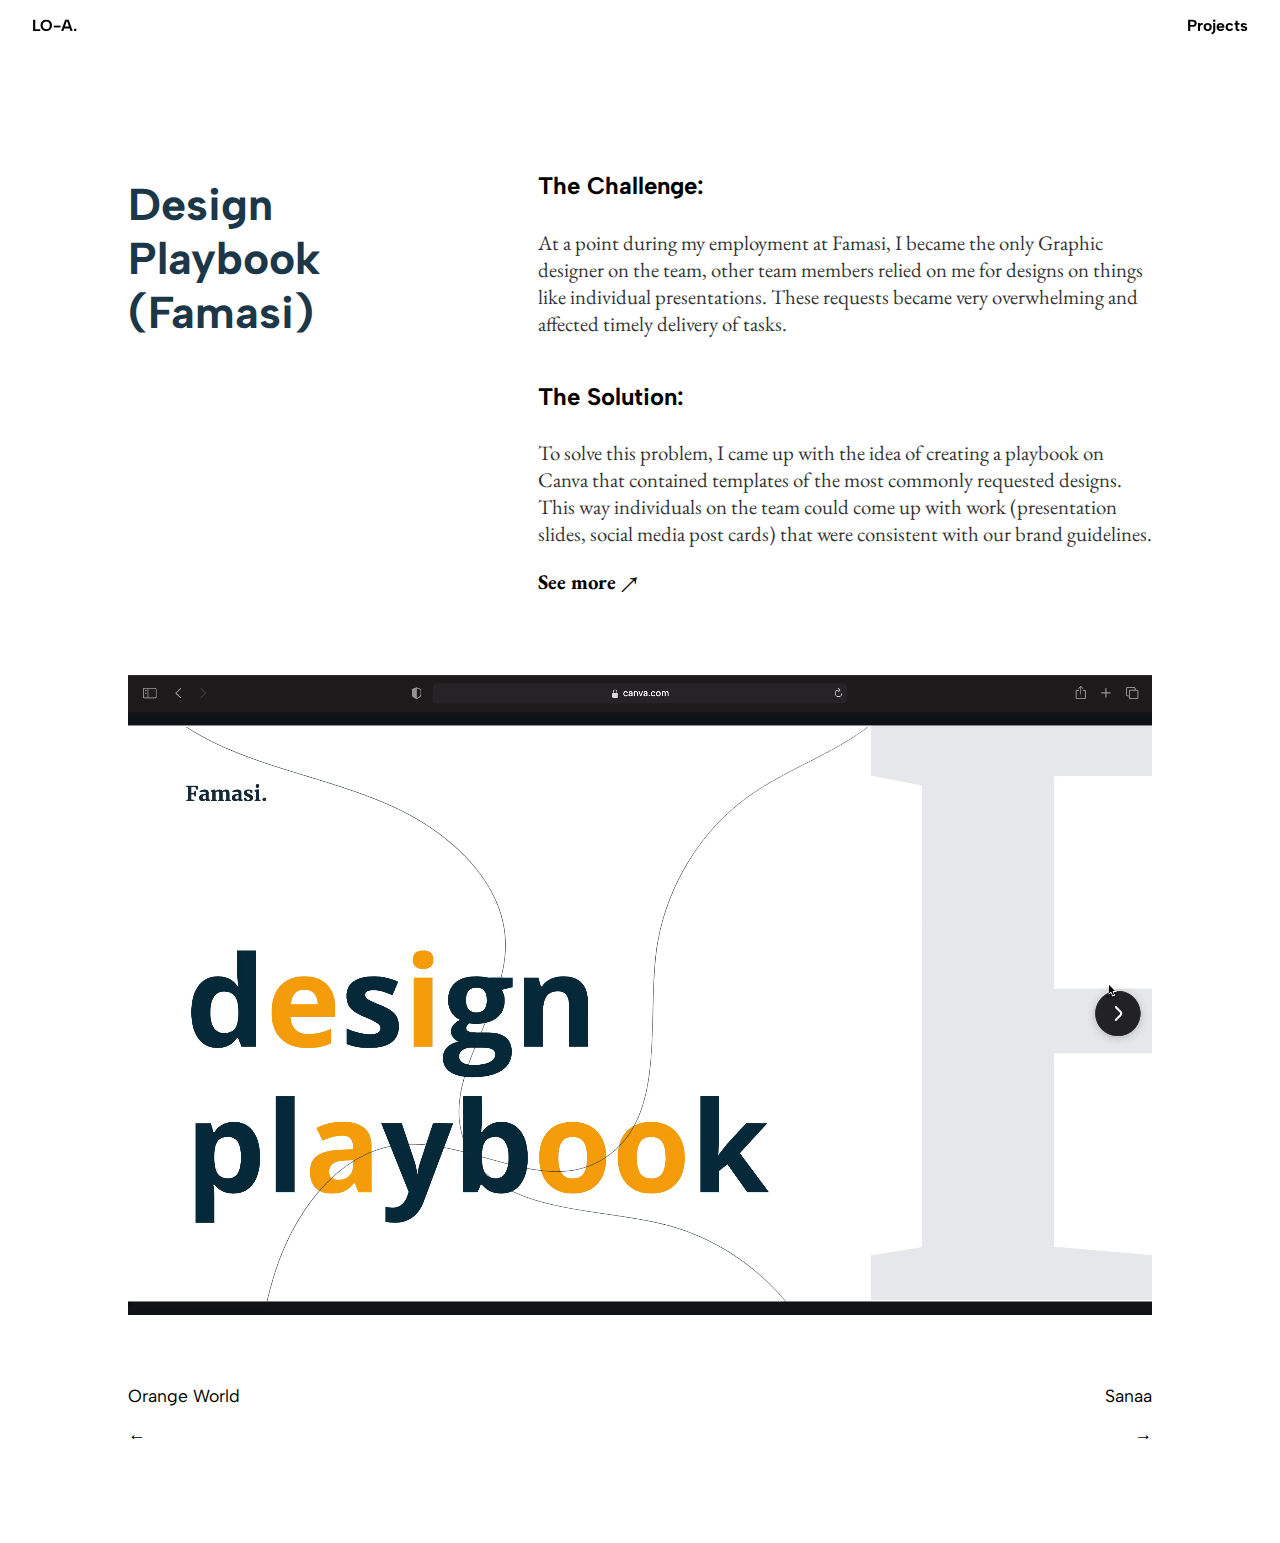
<file: html/projects/productdisplayfamasi.html>
<!DOCTYPE html>
<html lang="en">
  <head>
    <meta charset="UTF-8" />
    <meta http-equiv="X-UA-Compatible" content="IE=edge" />
    <meta name="viewport" content="width=device-width, initial-scale=1.0" />
    <meta name="author" content="Adeleye Temiloluwa" />
    <title>Lateefat Odeyemi-Aliu: Product Display (Famasi)</title>
    <link rel="stylesheet" href="../../css/project.css" />
    <style>

      .project-title {
        color: #1c3748;
      }
    </style>
  </head>
  <body>
    <nav class="nav">
      <a href="../../index.html" class="navlink">LO-A.</a>
      <a href="../portfolio.html" class="navlink">Projects</a>
    </nav>
    <div class="wrapper">
      <div class="header">
      <h1 class="project-title fadein-title">Design Playbook (Famasi)</h1>
      <div class="fadein-subtitle">
        <h3>The Challenge:</h3>
        <p>
          At a point during my employment at Famasi, I became the only Graphic
          designer on the team, other team members relied on me for designs on
          things like individual presentations. These requests became very
          overwhelming and affected timely delivery of tasks.
        </p>
        <h3>The Solution:</h3>
        <p>
          To solve this problem, I came up with the idea of creating a playbook
          on Canva that contained templates of the most commonly requested
          designs. This way individuals on the team could come up with work
          (presentation slides, social media post cards) that were consistent
          with our brand guidelines.
        </p>
        <a href="#" class="seemore-cta">See more &#8599;</a>
      </div>
    </div>
      <video autoplay width="100%" style="margin-bottom: 1rem">
        <source
          src="../../images/famasi/Famasi Design Playbook.mp4"
          type="video/mp4"
        />
      </video>
      <div class="cta-next">
        <a class="a-left" href="orangeworld.html">
          <p>Orange World</p>
          <p>&#8592; </p>
        </a>
        <a href="sanaa.html">
          <p>Sanaa</p>
          <p> &#8594;</p>
        </a>
      </div>
    </div>
  </body>
</html>
</file>
<file: css/home.css>
@import url('https://fonts.googleapis.com/css2?family=Albert+Sans:wght@200;400&family=EB+Garamond&display=swap');
body::-webkit-scrollbar {
  width: 5px; /* width of the entire scrollbar */
}

body::-webkit-scrollbar-track {
  background: transparent; /* color of the tracking area */
}

body::-webkit-scrollbar-thumb {
  background-color: black; /* color of the scroll thumb */
  border-radius: 20px; /* roundness of the scroll thumb */ /* creates padding around scroll thumb */
}

body {
  /* padding: 0;
  margin: 0;
  background-color: #ffffff; */
  font-family: "Albert Sans", sans-serif;
  animation: fadeIn 2s;
}

@keyframes fadeIn {
  0% {
    opacity: 0;
  }
  100% {
    opacity: 1;
  }
}

.nav {
  display: flex;
  width: 95%;
  margin: auto;
  position: sticky;
  z-index: 80;
  padding-block: 1rem;
  top: 0;
  justify-content: space-between;
}

.navlink {
  text-decoration: none;
  color: black;
  font-family: "Albert Sans", sans-serif;
  font-weight: bold;
}

.wrapper {
  width: 95%;
  max-width: 1500px;
  margin: auto;
  text-align: left;
}

.main-content div h1 {
  font-size: clamp(2.8rem, 1vw, 5rem);
}

.main-content div h2 {
  font-family: "EB Garamond", serif;
  font-weight: 100;
  font-size: clamp(1.3rem, 1.5vw, 1.7rem);
  opacity: 0.8;
}

.main-content div {
  max-width: 500px;
}

.main-content {
  margin-block: 2rem;
  display: flex;
  justify-content: space-between;
  width: 100%;
  height: calc(90vh - 40px);
}

.main-content img {
  width: 35%;
  object-fit: contain;
  filter: grayscale(100%);
}

.buttons, .socials{
  flex-wrap: wrap;
  display: flex;
  margin-block: 1.2rem;
}
.socials{
  align-items: baseline;
  justify-items: baseline;
}
.buttons a, .socials a{
  margin-right: 30px;
  margin-block: 8px;
  text-decoration: none;
  color: black;
  font-size: clamp(1.3rem, 1.5vw, 1.7rem);
  font-weight: bold;
}

.socials a img{
  width: 25px;
}

@media screen and (max-width: 780px) {
  .main-content {
    display: block;
  }

  .main-content img {
    width: 100%;
    margin-top: 3rem;
    margin: auto;
  }
}
</file>
<file: css/project.css>
@import url('https://fonts.googleapis.com/css2?family=Albert+Sans:wght@200;400&family=EB+Garamond&display=swap');
body::-webkit-scrollbar {
  width: 5px; /* width of the entire scrollbar */
}

body::-webkit-scrollbar-track {
  background: transparent; /* color of the tracking area */
}

body::-webkit-scrollbar-thumb {
  background-color: black; /* color of the scroll thumb */
  border-radius: 20px; /* roundness of the scroll thumb */ /* creates padding around scroll thumb */
}

body {
  padding: 0;
  margin: 0;
}
.wrapper {
  width: 80%;
  margin: auto;
  max-width: 1300px;
  font-family: "Albert Sans", sans-serif;
}
.contact-me-p{
  font-family: "EB Garamond", serif;
}
@keyframes fadeIn {
  0% {
    opacity: 0;
  }
  100% {
    opacity: 1;
  }
}

.cta-next {
  display: flex;
  justify-content: space-between;
  text-align: right;
  margin-block: 2rem 5rem;
}

.cta-next a {
  max-width: 50%;
  text-decoration: none;
  color: black;
  font-size: clamp(1.1rem, 1.3vw, 1.5rem);
}
@keyframes zoom {
  from {
      transform: scale(0);
  }
  to {
      transform: scale(1);
  }
}

.closeBtn {
  color: white;
  font-family: "Albert Sans", sans-serif;
  background-color: transparent;
  font-size: 20px;
  border: none;
  position: fixed;
  top: 40px;
  right: 40px;
  z-index: 99;
  cursor: pointer;
}
.closeBtn:hover {
  color: rgb(255, 255, 255);
}

.modal {
  position: fixed;
  height: 100vh;
  width: 100vw;
  display: flex;
  justify-content: center;
  align-items: center;
  z-index: 99;
  background-color: rgba(0, 0, 0, 0.733);
  margin-top: -1px;
  animation: zoom 0.3s ease-in-out;
}

.modal img {
  width: 50%;
  max-height: 90%;
  margin: auto;
  object-fit: contain;
}

.social-img{
    display: grid;
    gap: 10px;
    grid-template-columns: repeat(auto-fit, minmax(250px, 1fr));
  align-content: flex-start;

}

.social-img img{
margin: auto;
}


.nav {
  display: flex;
  width: 95%;
  margin: auto;
  position: sticky;
  z-index: 80;
  padding-block: 1rem;
  top: 0;
  justify-content: space-between;
}

.navlink {
  text-decoration: none;
  color: black;
  font-family: "Albert Sans", sans-serif;
  font-weight: bold;
}



.header{
  display: flex;
  justify-content: space-between;
  margin-top: 6rem;
}
.header div{
  width: 60%;
}

.header h1{
  width: 30%;
}


.project-title {
  font-size: clamp(2.8rem, 1vw, 5rem);
  animation: fadeIn 1s;

}

.fadein-subtitle {
  animation: fadeIn 2s;
  display: flex;
  flex-direction: column;
  max-width: 700px;
  width: 95%;
  font-family: "EB Garamond", serif;
  font-weight: 300;

  margin-bottom: 5rem;
}

.a-left{
  text-align: left;
}

.fadein-subtitle h3{
    display: inline-block;
    margin-bottom: .5rem;
    font-family: "Albert Sans", sans-serif;
    font-weight: bold;
    font-size: clamp(1.5rem, 1.7vw, 1.9rem);
}

.fadein-subtitle p{
    opacity: .8;
    font-size: clamp(1.3rem, 1.5vw, 1.7rem);
}


.project-img img {
  width: 100%;
  margin: auto;
  object-fit: contain;
  margin-bottom: 1rem;
  border: 1px solid black;
  animation: fadeIn 2.5s;
  transition: transform .3s, box-shadow .3s;
}

.project-img img:hover {
  box-shadow: 1px 1px black, 2px 2px black, 3px 3px black;
  -webkit-transform: translateX(-6px);
  transform: translateX(-6px);
  
}

.seemore-cta{
  width: fit-content;
  text-decoration: none;
  color: black;
  font-family: "EB Garamond", serif;
  font-size: clamp(1.3rem, 1.5vw, 1.7rem);
  font-weight: bold;
}

@media screen and (max-width: 768px){
  .header{
      display: block;
  }

  .header div, .header h1{
      width: 95%;
  }

  .modal{
    width: 100%;
  }

  .closeBtn{
    top: 40px;
    right: 0px;
  }
  .modal img{
    width: 90%;
    margin-left: 10px;
    
  }




}
</file>
